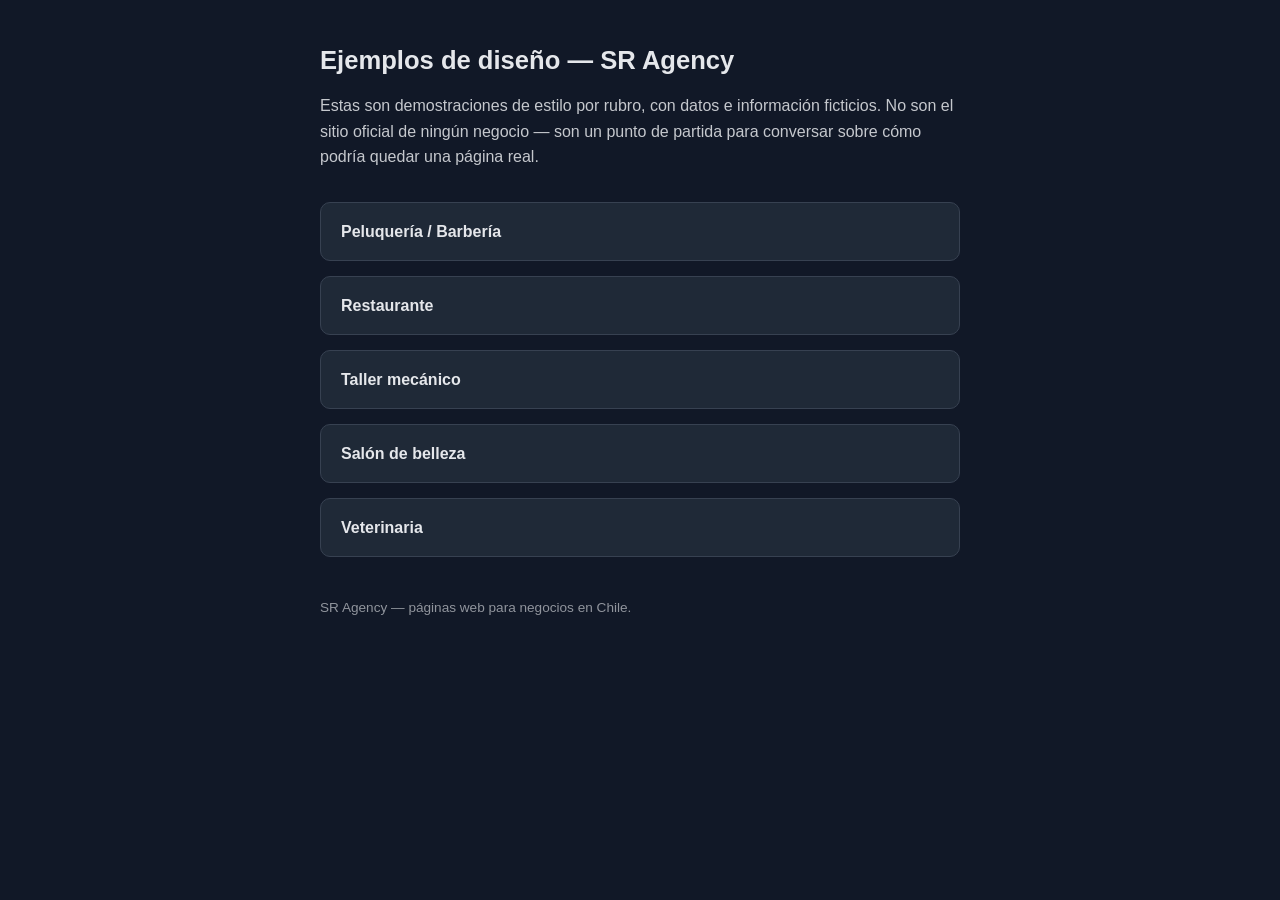
<file: index.html>
<!doctype html>
<html lang="es">
<head>
<meta charset="utf-8">
<meta name="viewport" content="width=device-width, initial-scale=1">
<title>Ejemplos de diseño — SR Agency</title>
<style>
  * { box-sizing: border-box; margin: 0; padding: 0; }
  body { font-family: -apple-system, 'Segoe UI', sans-serif; background: #111827; color: #e5e7eb; line-height: 1.6; padding: 2.5rem 1.25rem; }
  main { max-width: 640px; margin: 0 auto; }
  h1 { font-size: 1.6rem; margin-bottom: 0.75rem; }
  p.intro { opacity: 0.85; margin-bottom: 2rem; }
  ul { list-style: none; display: grid; gap: 0.9rem; }
  a.tarjeta { display: block; background: #1f2937; border: 1px solid #374151; border-radius: 10px; padding: 1rem 1.25rem; color: #e5e7eb; text-decoration: none; }
  a.tarjeta:hover, a.tarjeta:focus-visible { border-color: #60a5fa; }
  .rubro { font-weight: 600; }
  footer { margin-top: 2.5rem; font-size: 0.85rem; opacity: 0.6; }
</style>
</head>
<body>
<main>
  <h1>Ejemplos de diseño — SR Agency</h1>
  <p class="intro">Estas son demostraciones de estilo por rubro, con datos e información ficticios. No son el sitio oficial de ningún negocio — son un punto de partida para conversar sobre cómo podría quedar una página real.</p>
  <ul>
    <li><a class="tarjeta" href="barberia/"><span class="rubro">Peluquería / Barbería</span></a></li>
    <li><a class="tarjeta" href="restaurante/"><span class="rubro">Restaurante</span></a></li>
    <li><a class="tarjeta" href="taller-mecanico/"><span class="rubro">Taller mecánico</span></a></li>
    <li><a class="tarjeta" href="salon-belleza/"><span class="rubro">Salón de belleza</span></a></li>
    <li><a class="tarjeta" href="veterinaria/"><span class="rubro">Veterinaria</span></a></li>
  </ul>
  <footer>SR Agency — páginas web para negocios en Chile.</footer>
</main>
</body>
</html>
</file>
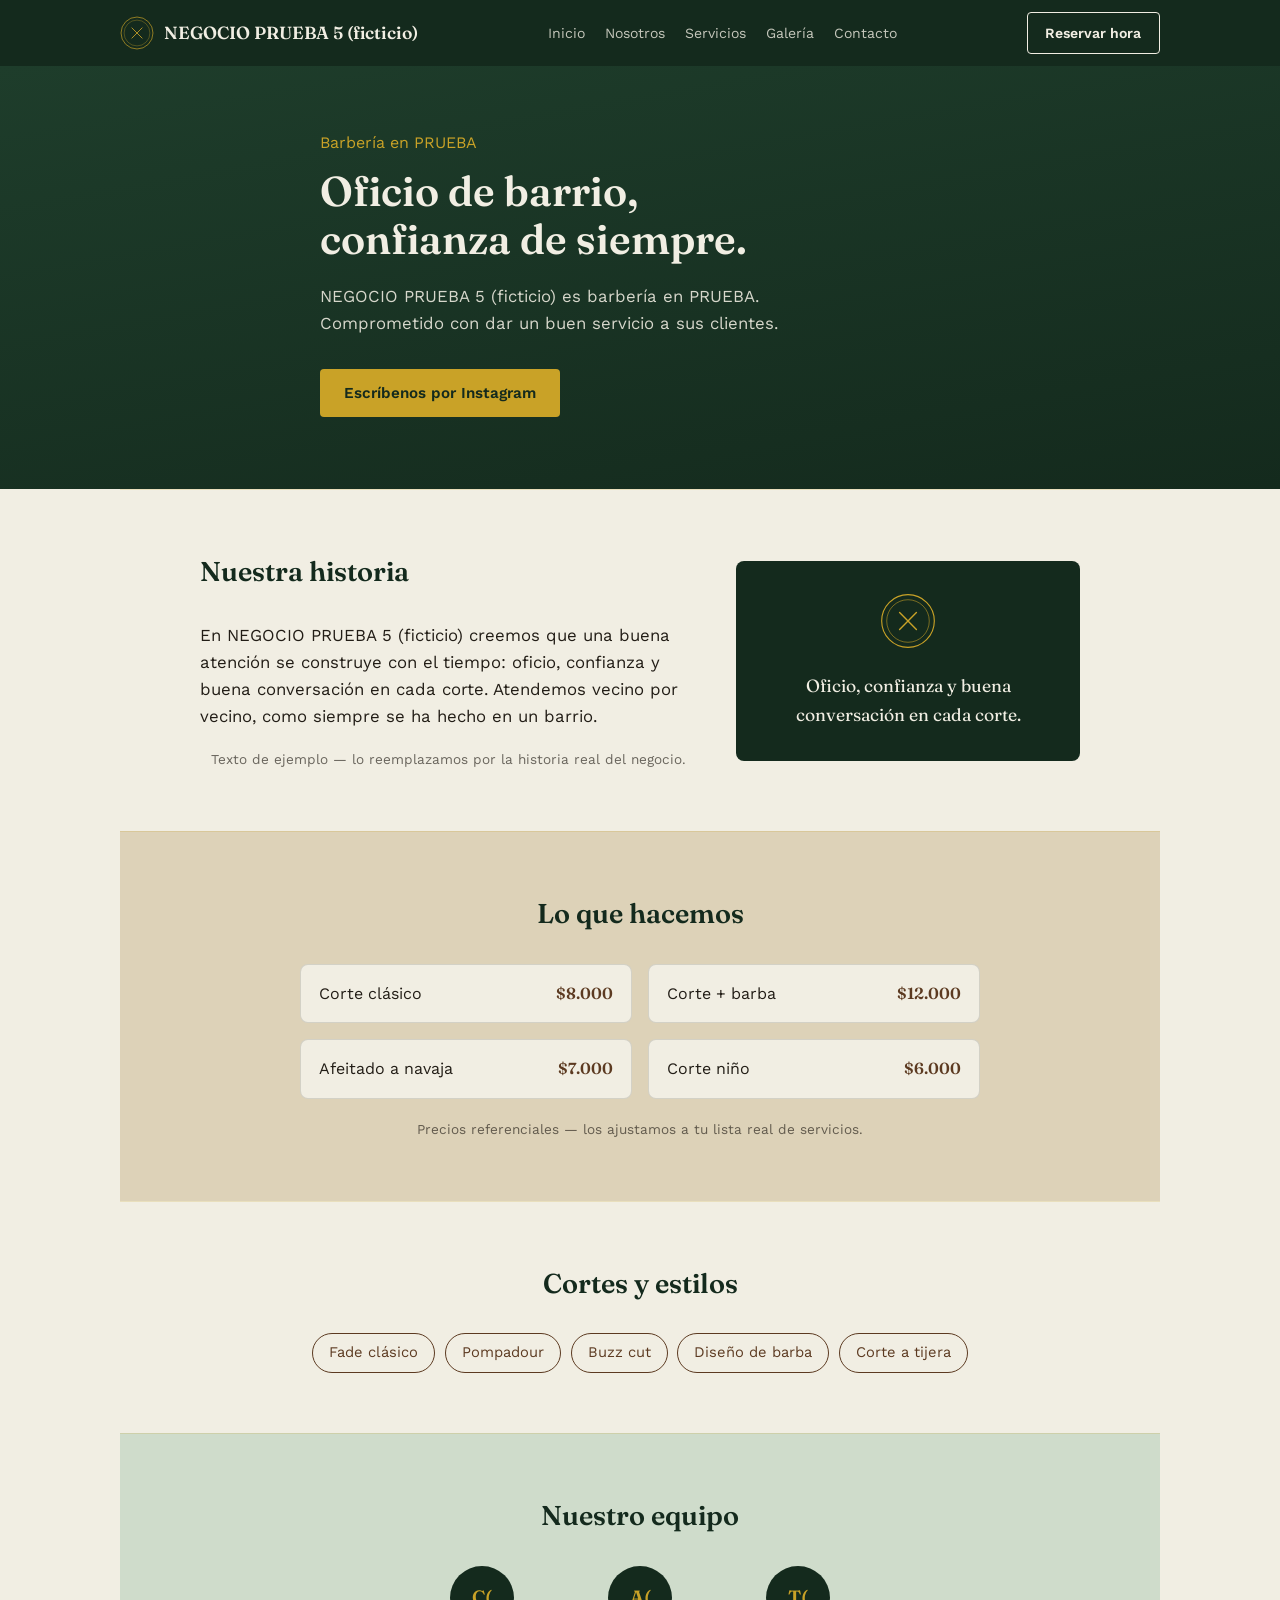
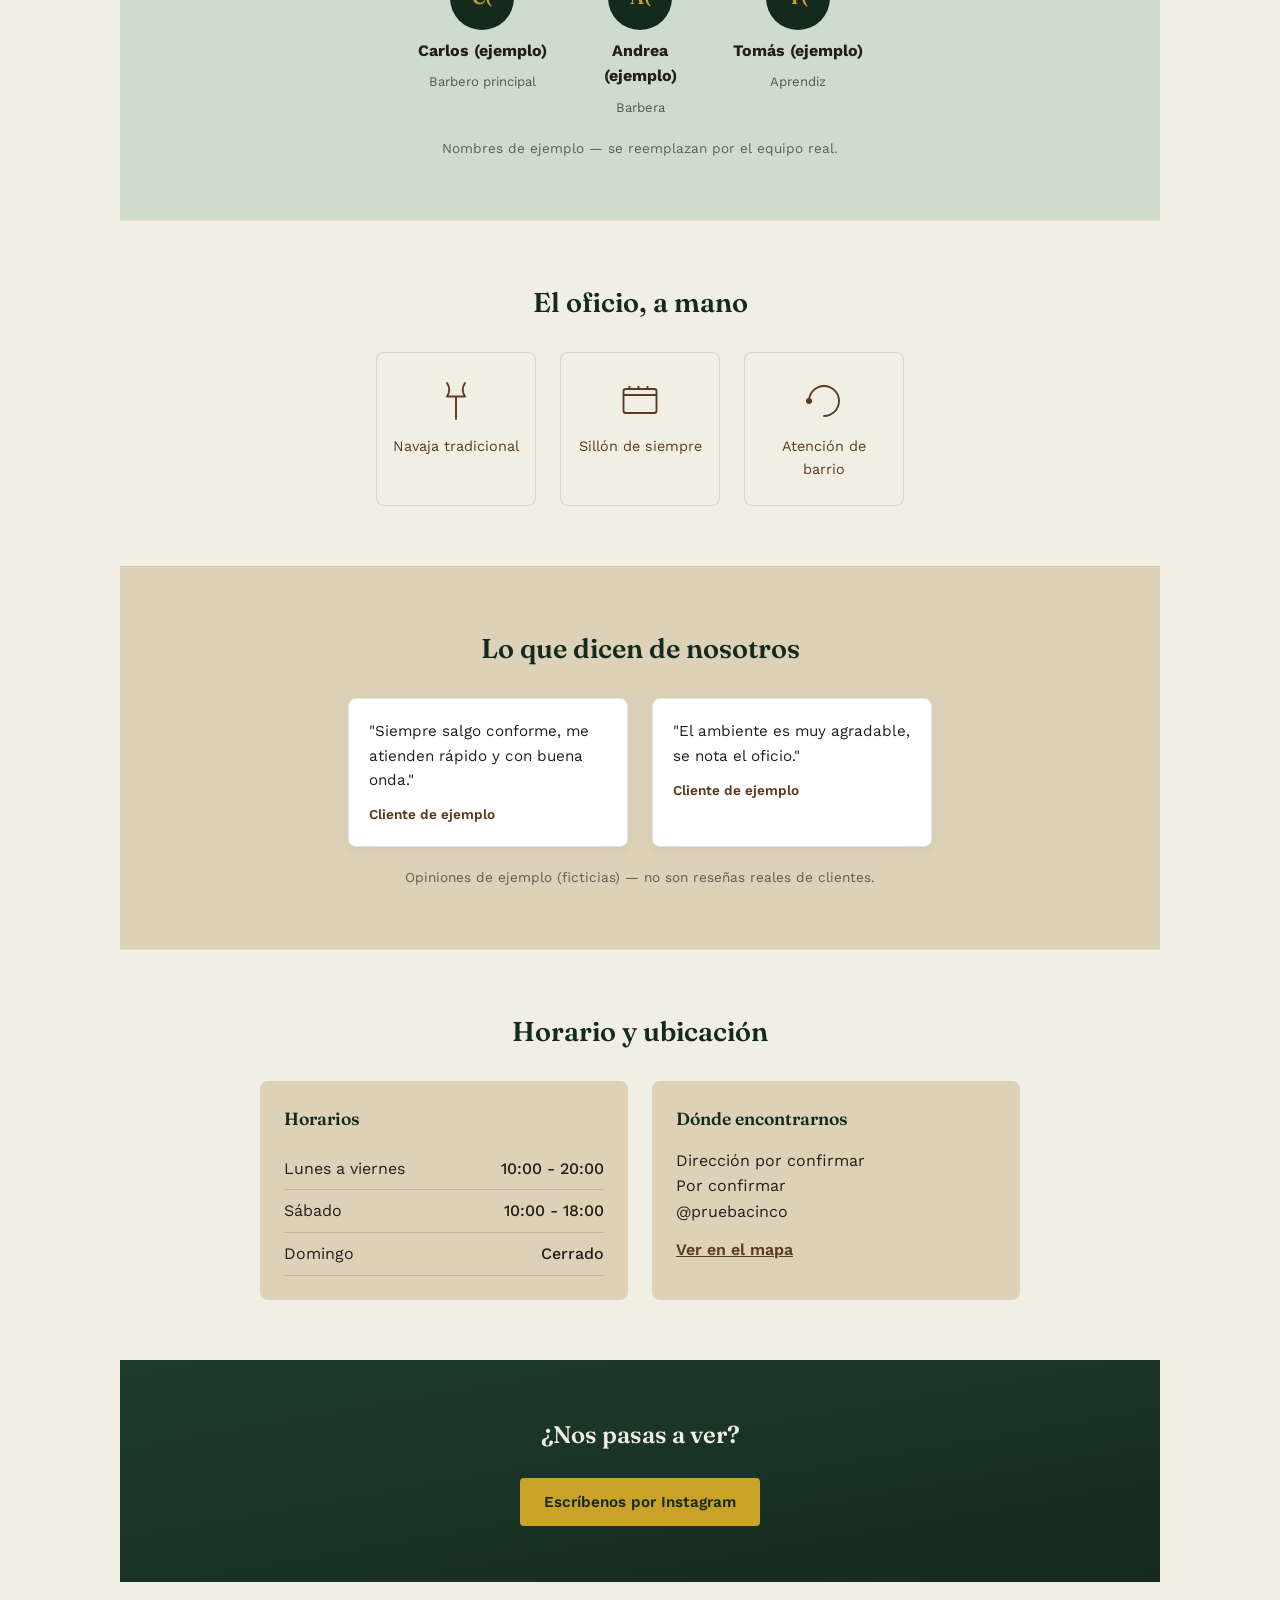
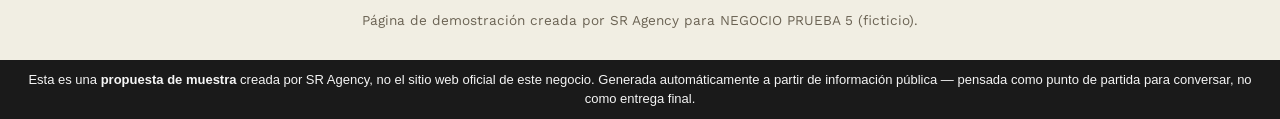
<file: barberia/index.html>
<!doctype html>
<html lang="es">
<head>
<meta charset="utf-8">
<meta name="viewport" content="width=device-width, initial-scale=1">
<title>NEGOCIO PRUEBA 5 (ficticio)</title>
<meta name="description" content="NEGOCIO PRUEBA 5 (ficticio) — Barbería en PRUEBA. Oficio de barrio, confianza de siempre.">
<meta property="og:title" content="NEGOCIO PRUEBA 5 (ficticio)">
<meta property="og:description" content="Barbería en PRUEBA">
<link rel="preconnect" href="https://fonts.googleapis.com">
<link href="https://fonts.googleapis.com/css2?family=Fraunces:opsz,wght@9..144,500;9..144,600&family=Work+Sans:wght@400;500;600&display=swap" rel="stylesheet">
<link rel="stylesheet" href="styles.css">
</head>
<body>
<header class="barra-nav">
  <nav class="nav">
    <div class="marca">
      <span class="insignia" aria-hidden="true">
        <svg viewBox="0 0 100 100" width="34" height="34">
          <circle cx="50" cy="50" r="47" fill="none" stroke="currentColor" stroke-width="2"/>
          <circle cx="50" cy="50" r="38" fill="none" stroke="currentColor" stroke-width="1"/>
          <path d="M35 35 L65 65 M65 35 L35 65" stroke="currentColor" stroke-width="2.5" stroke-linecap="round"/>
        </svg>
      </span>
      <span class="nombre-marca">NEGOCIO PRUEBA 5 (ficticio)</span>
    </div>
    <div class="nav-links">
      <a href="#inicio">Inicio</a>
      <a href="#historia">Nosotros</a>
      <a href="#servicios">Servicios</a>
      <a href="#galeria">Galería</a>
      <a href="#horarios-ubicacion">Contacto</a>
    </div>
    <a class="boton boton-fantasma" href="https://instagram.com/pruebacinco">Reservar hora</a>
  </nav>
</header>

<section class="hero" id="inicio">
  <div class="hero-contenido">
    <p class="antetitulo">Barbería en PRUEBA</p>
    <h1>Oficio de barrio,<br>confianza de siempre.</h1>
    <p class="hero-texto">NEGOCIO PRUEBA 5 (ficticio) es barbería en PRUEBA. Comprometido con dar un buen servicio a sus clientes.</p>
    <a class="boton boton-lleno" href="https://instagram.com/pruebacinco">Escríbenos por Instagram</a>
  </div>
</section>

<main>
  <section class="seccion" id="historia">
    <div class="historia-grid">
      <div>
        <h2>Nuestra historia</h2>
        <p class="texto-historia">En NEGOCIO PRUEBA 5 (ficticio) creemos que una buena atención se construye con el tiempo: oficio, confianza y buena conversación en cada corte. Atendemos vecino por vecino, como siempre se ha hecho en un barrio.</p>
        <p class="nota">Texto de ejemplo — lo reemplazamos por la historia real del negocio.</p>
      </div>
      <div class="tarjeta-divisa" aria-hidden="true">
        <svg viewBox="0 0 100 100" width="56" height="56">
          <circle cx="50" cy="50" r="47" fill="none" stroke="currentColor" stroke-width="2"/>
          <circle cx="50" cy="50" r="38" fill="none" stroke="currentColor" stroke-width="1"/>
          <path d="M35 35 L65 65 M65 35 L35 65" stroke="currentColor" stroke-width="2.5" stroke-linecap="round"/>
        </svg>
        <p>Oficio, confianza y buena conversación en cada corte.</p>
      </div>
    </div>
  </section>

  <section class="seccion franja" id="servicios">
    <h2>Lo que hacemos</h2>
    <ul class="tarjetas-servicios">
      <li><span>Corte clásico</span><span class="precio">$8.000</span></li>
<li><span>Corte + barba</span><span class="precio">$12.000</span></li>
<li><span>Afeitado a navaja</span><span class="precio">$7.000</span></li>
<li><span>Corte niño</span><span class="precio">$6.000</span></li>
    </ul>
    <p class="nota">Precios referenciales — los ajustamos a tu lista real de servicios.</p>
  </section>

  <section class="seccion" id="cortes">
    <h2>Cortes y estilos</h2>
    <div class="lista-pills">
      <span>Fade clásico</span>
<span>Pompadour</span>
<span>Buzz cut</span>
<span>Diseño de barba</span>
<span>Corte a tijera</span>
    </div>
  </section>

  <section class="seccion banda-verde" id="equipo">
    <h2>Nuestro equipo</h2>
    <div class="equipo">
      <div class="persona"><div class="avatar">C(</div><strong>Carlos (ejemplo)</strong><span class="rol">Barbero principal</span></div>
<div class="persona"><div class="avatar">A(</div><strong>Andrea (ejemplo)</strong><span class="rol">Barbera</span></div>
<div class="persona"><div class="avatar">T(</div><strong>Tomás (ejemplo)</strong><span class="rol">Aprendiz</span></div>
    </div>
    <p class="nota">Nombres de ejemplo — se reemplazan por el equipo real.</p>
  </section>

  <section class="seccion" id="galeria">
    <h2>El oficio, a mano</h2>
    <div class="galeria">
      <div class="pieza">
        <svg viewBox="0 0 64 64" width="48" height="48" aria-hidden="true"><path d="M20 8c4 6 4 12 0 18m24-18c-4 6-4 12 0 18M20 26l24 0M32 26v30" stroke="currentColor" stroke-width="2.5" fill="none" stroke-linecap="round"/></svg>
        <span>Navaja tradicional</span>
      </div>
      <div class="pieza">
        <svg viewBox="0 0 64 64" width="48" height="48" aria-hidden="true"><rect x="10" y="16" width="44" height="32" rx="3" fill="none" stroke="currentColor" stroke-width="2.5"/><path d="M10 24h44M18 16v-4M30 16v-4M42 16v-4" stroke="currentColor" stroke-width="2.5"/></svg>
        <span>Sillón de siempre</span>
      </div>
      <div class="pieza">
        <svg viewBox="0 0 64 64" width="48" height="48" aria-hidden="true"><path d="M12 32c0-11 9-20 20-20s20 9 20 20-9 20-20 20" stroke="currentColor" stroke-width="2.5" fill="none" stroke-linecap="round"/><circle cx="12" cy="32" r="4" fill="currentColor"/></svg>
        <span>Atención de barrio</span>
      </div>
    </div>
  </section>

  <section class="seccion franja" id="opiniones">
    <h2>Lo que dicen de nosotros</h2>
    <div class="opiniones">
      <div class="opinion"><p>"Siempre salgo conforme, me atienden rápido y con buena onda."</p><span class="autor">Cliente de ejemplo</span></div>
<div class="opinion"><p>"El ambiente es muy agradable, se nota el oficio."</p><span class="autor">Cliente de ejemplo</span></div>
    </div>
    <p class="nota">Opiniones de ejemplo (ficticias) — no son reseñas reales de clientes.</p>
  </section>

  <section class="seccion" id="horarios-ubicacion">
    <h2>Horario y ubicación</h2>
    <div class="dos-columnas">
      <div class="tarjeta-info">
        <h3>Horarios</h3>
        <table class="tabla-horarios">
          <tr><td>Lunes a viernes</td><td>10:00 - 20:00</td></tr>
<tr><td>Sábado</td><td>10:00 - 18:00</td></tr>
<tr><td>Domingo</td><td>Cerrado</td></tr>
        </table>
      </div>
      <div class="tarjeta-info">
        <h3>Dónde encontrarnos</h3>
        <p>Dirección por confirmar</p>
        <p>Por confirmar</p>
        <p>@pruebacinco</p>
        <a class="enlace-mapa" href="https://www.google.com/maps/search/?api=1&query=NEGOCIO%20PRUEBA%205%20(ficticio)%20%20PRUEBA" target="_blank" rel="noopener">Ver en el mapa</a>
      </div>
    </div>
  </section>

  <section class="cta-final">
    <h2>¿Nos pasas a ver?</h2>
    <a class="boton boton-lleno" href="https://instagram.com/pruebacinco">Escríbenos por Instagram</a>
  </section>
</main>

<footer>
  <p>Página de demostración creada por SR Agency para NEGOCIO PRUEBA 5 (ficticio).</p>
</footer>

<div style="background:#1a1a1a;color:#f5f5f5;text-align:center;padding:10px 16px;font:13px -apple-system,sans-serif;line-height:1.5;">
  Esta es una <strong>propuesta de muestra</strong> creada por SR Agency, no el sitio web oficial de este negocio. Generada automáticamente a partir de información pública — pensada como punto de partida para conversar, no como entrega final.
</div>
</body>
</html>
</file>
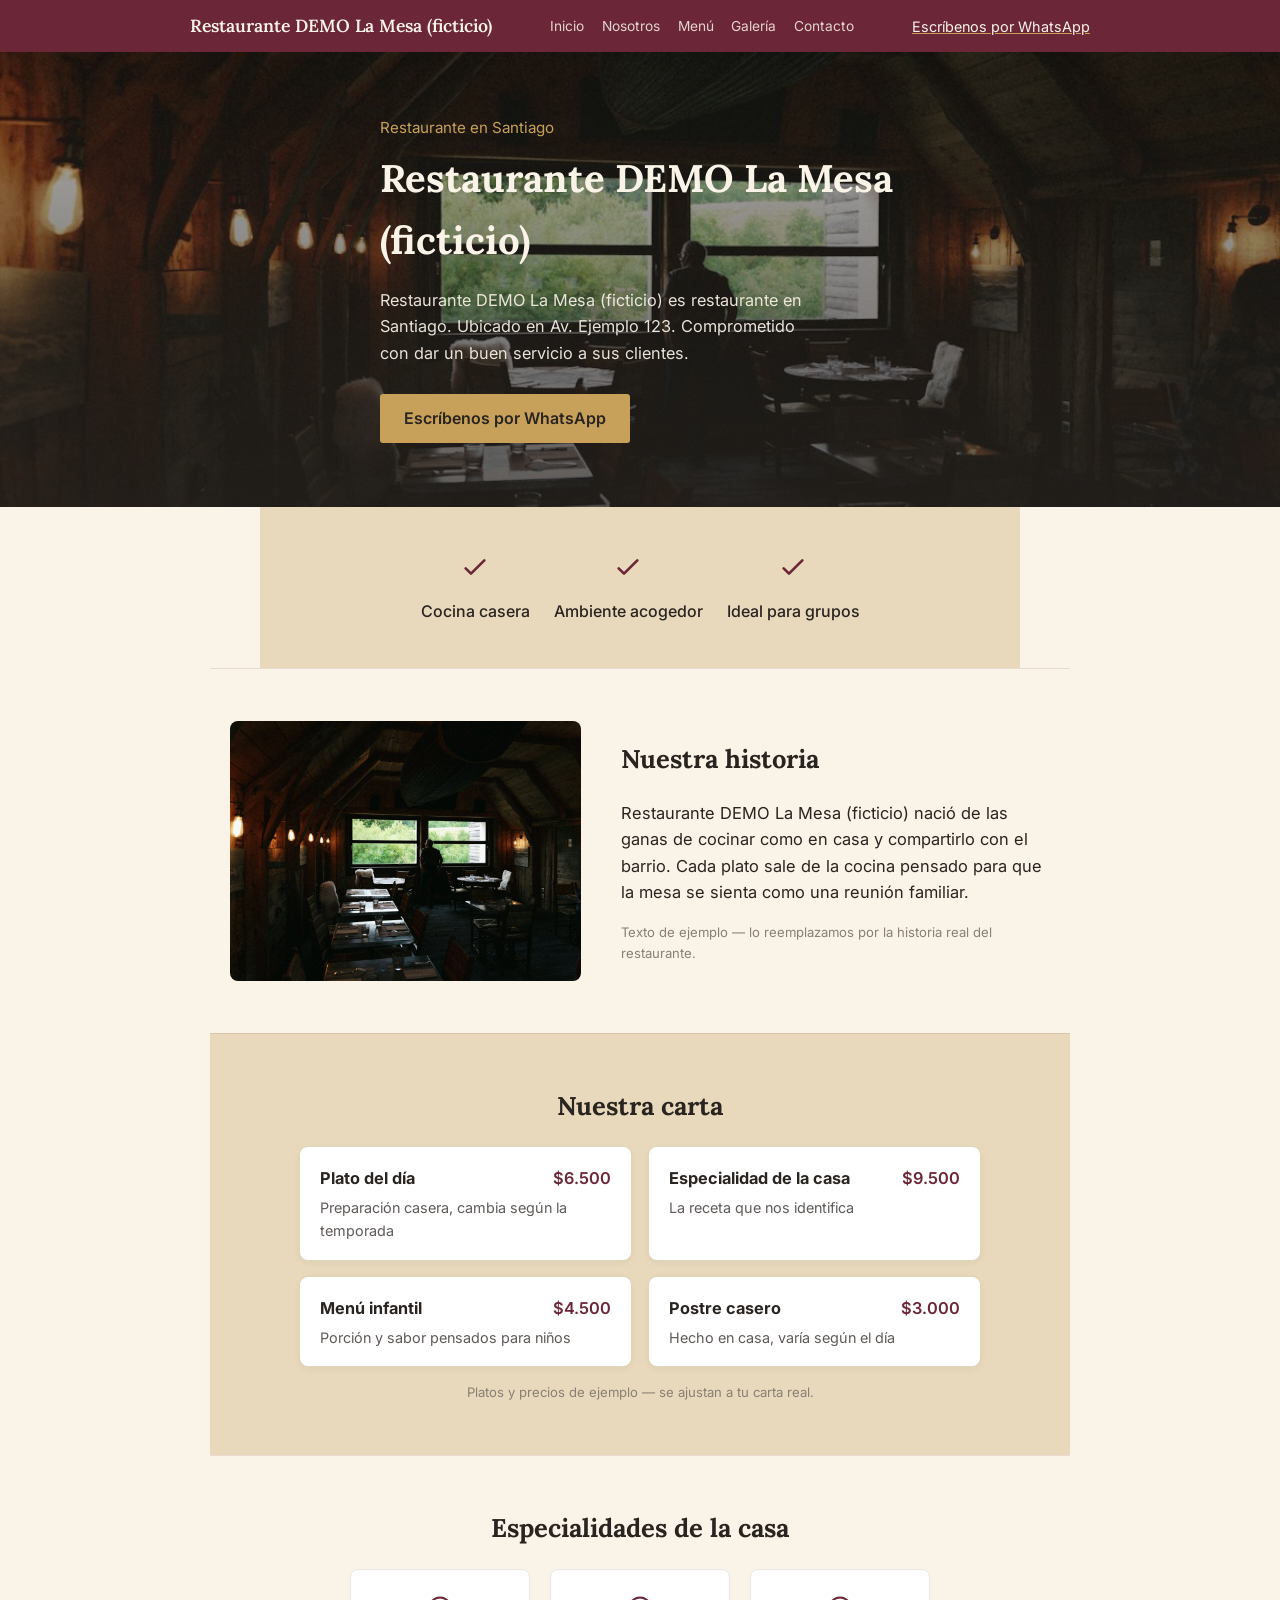
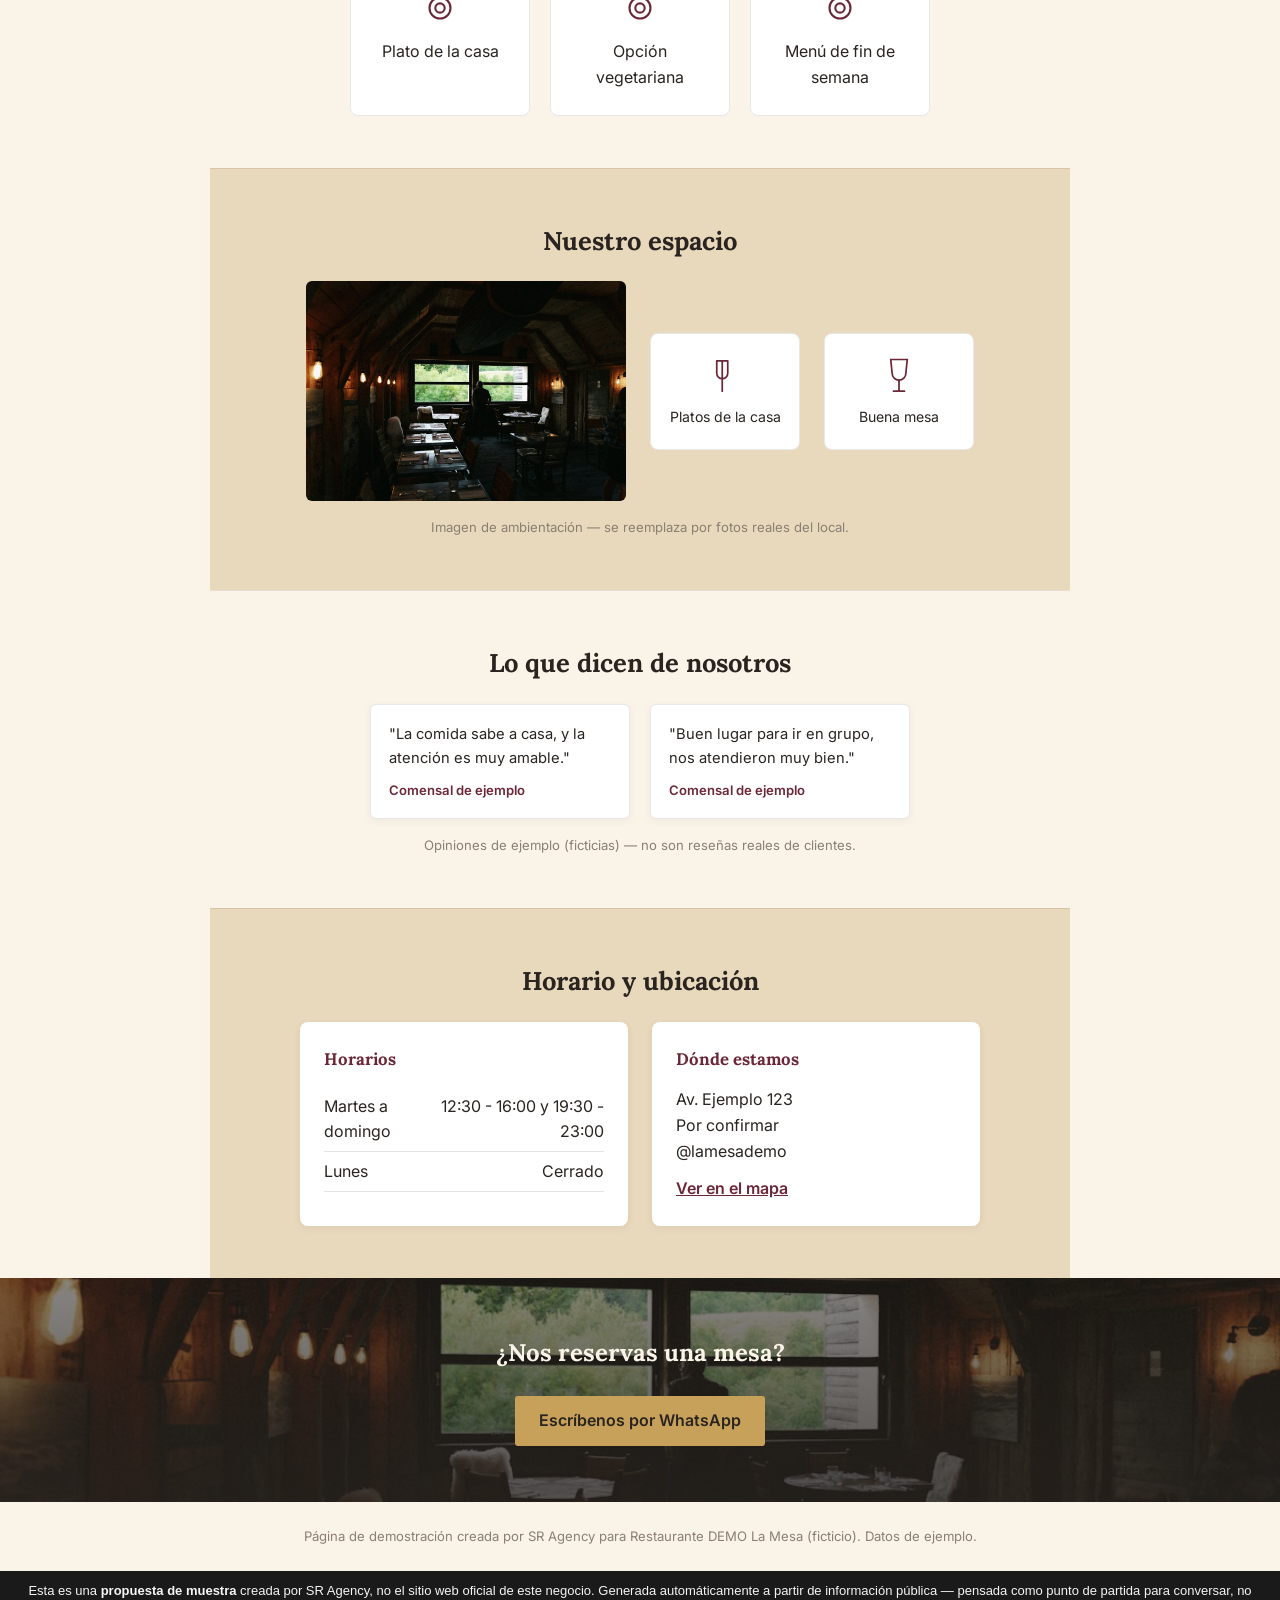
<file: restaurante/index.html>
<!doctype html>
<html lang="es">
<head>
<meta charset="utf-8">
<meta name="viewport" content="width=device-width, initial-scale=1">
<title>Restaurante DEMO La Mesa (ficticio)</title>
<meta name="description" content="Restaurante DEMO La Mesa (ficticio) — Restaurante en Santiago.">
<link rel="preconnect" href="https://fonts.googleapis.com">
<link href="https://fonts.googleapis.com/css2?family=Lora:wght@500;600&family=Inter:wght@400;500&display=swap" rel="stylesheet">
<link rel="stylesheet" href="styles.css">
</head>
<body>
<header class="barra-nav">
  <nav>
    <span class="nombre-marca">Restaurante DEMO La Mesa (ficticio)</span>
    <div class="nav-links">
      <a href="#inicio">Inicio</a>
      <a href="#historia">Nosotros</a>
      <a href="#menu">Menú</a>
      <a href="#galeria">Galería</a>
      <a href="#contacto">Contacto</a>
    </div>
    <a class="enlace-sutil" href="https://wa.me/56911112222">Escríbenos por WhatsApp</a>
  </nav>
</header>

<section class="hero" id="inicio">
  <div class="hero-contenido">
    <p class="antetitulo">Restaurante en Santiago</p>
    <h1>Restaurante DEMO La Mesa (ficticio)</h1>
    <p class="hero-texto">Restaurante DEMO La Mesa (ficticio) es restaurante en Santiago. Ubicado en Av. Ejemplo 123. Comprometido con dar un buen servicio a sus clientes.</p>
    <a class="boton" href="https://wa.me/56911112222">Escríbenos por WhatsApp</a>
  </div>
</section>

<section class="destacados franja">
  <div class="item"><svg viewBox="0 0 24 24" width="32" height="32" aria-hidden="true"><path d="M5 13l4 4L19 7" stroke="currentColor" stroke-width="2" fill="none" stroke-linecap="round" stroke-linejoin="round"/></svg><p>Cocina casera</p></div>
<div class="item"><svg viewBox="0 0 24 24" width="32" height="32" aria-hidden="true"><path d="M5 13l4 4L19 7" stroke="currentColor" stroke-width="2" fill="none" stroke-linecap="round" stroke-linejoin="round"/></svg><p>Ambiente acogedor</p></div>
<div class="item"><svg viewBox="0 0 24 24" width="32" height="32" aria-hidden="true"><path d="M5 13l4 4L19 7" stroke="currentColor" stroke-width="2" fill="none" stroke-linecap="round" stroke-linejoin="round"/></svg><p>Ideal para grupos</p></div>
</section>

<section class="seccion" id="historia">
  <div class="historia-grid">
    <div class="historia-foto">
      <img src="assets/hero.jpg" alt="" width="320" height="260" loading="lazy">
    </div>
    <div>
      <h2>Nuestra historia</h2>
      <p class="texto-historia">Restaurante DEMO La Mesa (ficticio) nació de las ganas de cocinar como en casa y compartirlo con el barrio. Cada plato sale de la cocina pensado para que la mesa se sienta como una reunión familiar.</p>
      <p class="nota nota-izq">Texto de ejemplo — lo reemplazamos por la historia real del restaurante.</p>
    </div>
  </div>
</section>

<section class="seccion franja" id="menu">
  <h2>Nuestra carta</h2>
  <div class="menu">
    <div class="plato"><div class="plato-cabecera"><strong>Plato del día</strong><span class="precio">$6.500</span></div><p class="plato-desc">Preparación casera, cambia según la temporada</p></div>
<div class="plato"><div class="plato-cabecera"><strong>Especialidad de la casa</strong><span class="precio">$9.500</span></div><p class="plato-desc">La receta que nos identifica</p></div>
<div class="plato"><div class="plato-cabecera"><strong>Menú infantil</strong><span class="precio">$4.500</span></div><p class="plato-desc">Porción y sabor pensados para niños</p></div>
<div class="plato"><div class="plato-cabecera"><strong>Postre casero</strong><span class="precio">$3.000</span></div><p class="plato-desc">Hecho en casa, varía según el día</p></div>
  </div>
  <p class="nota">Platos y precios de ejemplo — se ajustan a tu carta real.</p>
</section>

<section class="seccion" id="especialidades">
  <h2>Especialidades de la casa</h2>
  <div class="tarjetas-feature">
    <div class="feature-card"><svg viewBox="0 0 24 24" width="28" height="28" aria-hidden="true"><circle cx="12" cy="12" r="9" stroke="currentColor" stroke-width="1.8" fill="none"/><circle cx="12" cy="12" r="4" stroke="currentColor" stroke-width="1.8" fill="none"/></svg><p>Plato de la casa</p></div>
<div class="feature-card"><svg viewBox="0 0 24 24" width="28" height="28" aria-hidden="true"><circle cx="12" cy="12" r="9" stroke="currentColor" stroke-width="1.8" fill="none"/><circle cx="12" cy="12" r="4" stroke="currentColor" stroke-width="1.8" fill="none"/></svg><p>Opción vegetariana</p></div>
<div class="feature-card"><svg viewBox="0 0 24 24" width="28" height="28" aria-hidden="true"><circle cx="12" cy="12" r="9" stroke="currentColor" stroke-width="1.8" fill="none"/><circle cx="12" cy="12" r="4" stroke="currentColor" stroke-width="1.8" fill="none"/></svg><p>Menú de fin de semana</p></div>
  </div>
</section>

<section class="seccion franja" id="galeria">
  <h2>Nuestro espacio</h2>
  <div class="galeria">
    <div class="pieza-foto">
      <img src="assets/hero.jpg" alt="" width="320" height="220" loading="lazy">
    </div>
    <div class="pieza">
      <svg viewBox="0 0 64 64" width="44" height="44" aria-hidden="true"><path d="M20 10v18a8 8 0 0016 0V10M28 10v44M20 10h16" stroke="currentColor" stroke-width="2.5" fill="none" stroke-linecap="round"/></svg>
      <span>Platos de la casa</span>
    </div>
    <div class="pieza">
      <svg viewBox="0 0 64 64" width="44" height="44" aria-hidden="true"><path d="M20 8h24l-2 20a10 10 0 01-20 0L20 8z" stroke="currentColor" stroke-width="2.5" fill="none"/><path d="M32 38v16M24 54h16" stroke="currentColor" stroke-width="2.5" stroke-linecap="round"/></svg>
      <span>Buena mesa</span>
    </div>
  </div>
  <p class="nota">Imagen de ambientación — se reemplaza por fotos reales del local.</p>
</section>

<section class="seccion opiniones-seccion" id="opiniones">
  <h2>Lo que dicen de nosotros</h2>
  <div class="opiniones">
    <div class="opinion"><p>"La comida sabe a casa, y la atención es muy amable."</p><span class="autor">Comensal de ejemplo</span></div>
<div class="opinion"><p>"Buen lugar para ir en grupo, nos atendieron muy bien."</p><span class="autor">Comensal de ejemplo</span></div>
  </div>
  <p class="nota">Opiniones de ejemplo (ficticias) — no son reseñas reales de clientes.</p>
</section>

<section class="seccion franja contacto" id="contacto">
  <h2>Horario y ubicación</h2>
  <div class="dos-columnas">
    <div class="tarjeta-info">
      <h3>Horarios</h3>
      <table class="tabla-horarios">
        <tr><td>Martes a domingo</td><td>12:30 - 16:00 y 19:30 - 23:00</td></tr>
<tr><td>Lunes</td><td>Cerrado</td></tr>
      </table>
    </div>
    <div class="tarjeta-info">
      <h3>Dónde estamos</h3>
      <p>Av. Ejemplo 123</p>
      <p>Por confirmar</p>
      <p>@lamesademo</p>
      <a class="enlace-mapa" href="https://www.google.com/maps/search/?api=1&query=Restaurante%20DEMO%20La%20Mesa%20(ficticio)%20Av.%20Ejemplo%20123%20Santiago" target="_blank" rel="noopener">Ver en el mapa</a>
    </div>
  </div>
</section>

<section class="cta-final">
  <div class="cta-overlay">
    <h2>¿Nos reservas una mesa?</h2>
    <a class="boton" href="https://wa.me/56911112222">Escríbenos por WhatsApp</a>
  </div>
</section>

<footer>
  <p>Página de demostración creada por SR Agency para Restaurante DEMO La Mesa (ficticio). Datos de ejemplo.</p>
</footer>

<div style="background:#1a1a1a;color:#f5f5f5;text-align:center;padding:10px 16px;font:13px -apple-system,sans-serif;line-height:1.5;">
  Esta es una <strong>propuesta de muestra</strong> creada por SR Agency, no el sitio web oficial de este negocio. Generada automáticamente a partir de información pública — pensada como punto de partida para conversar, no como entrega final.
</div>
</body>
</html>
</file>
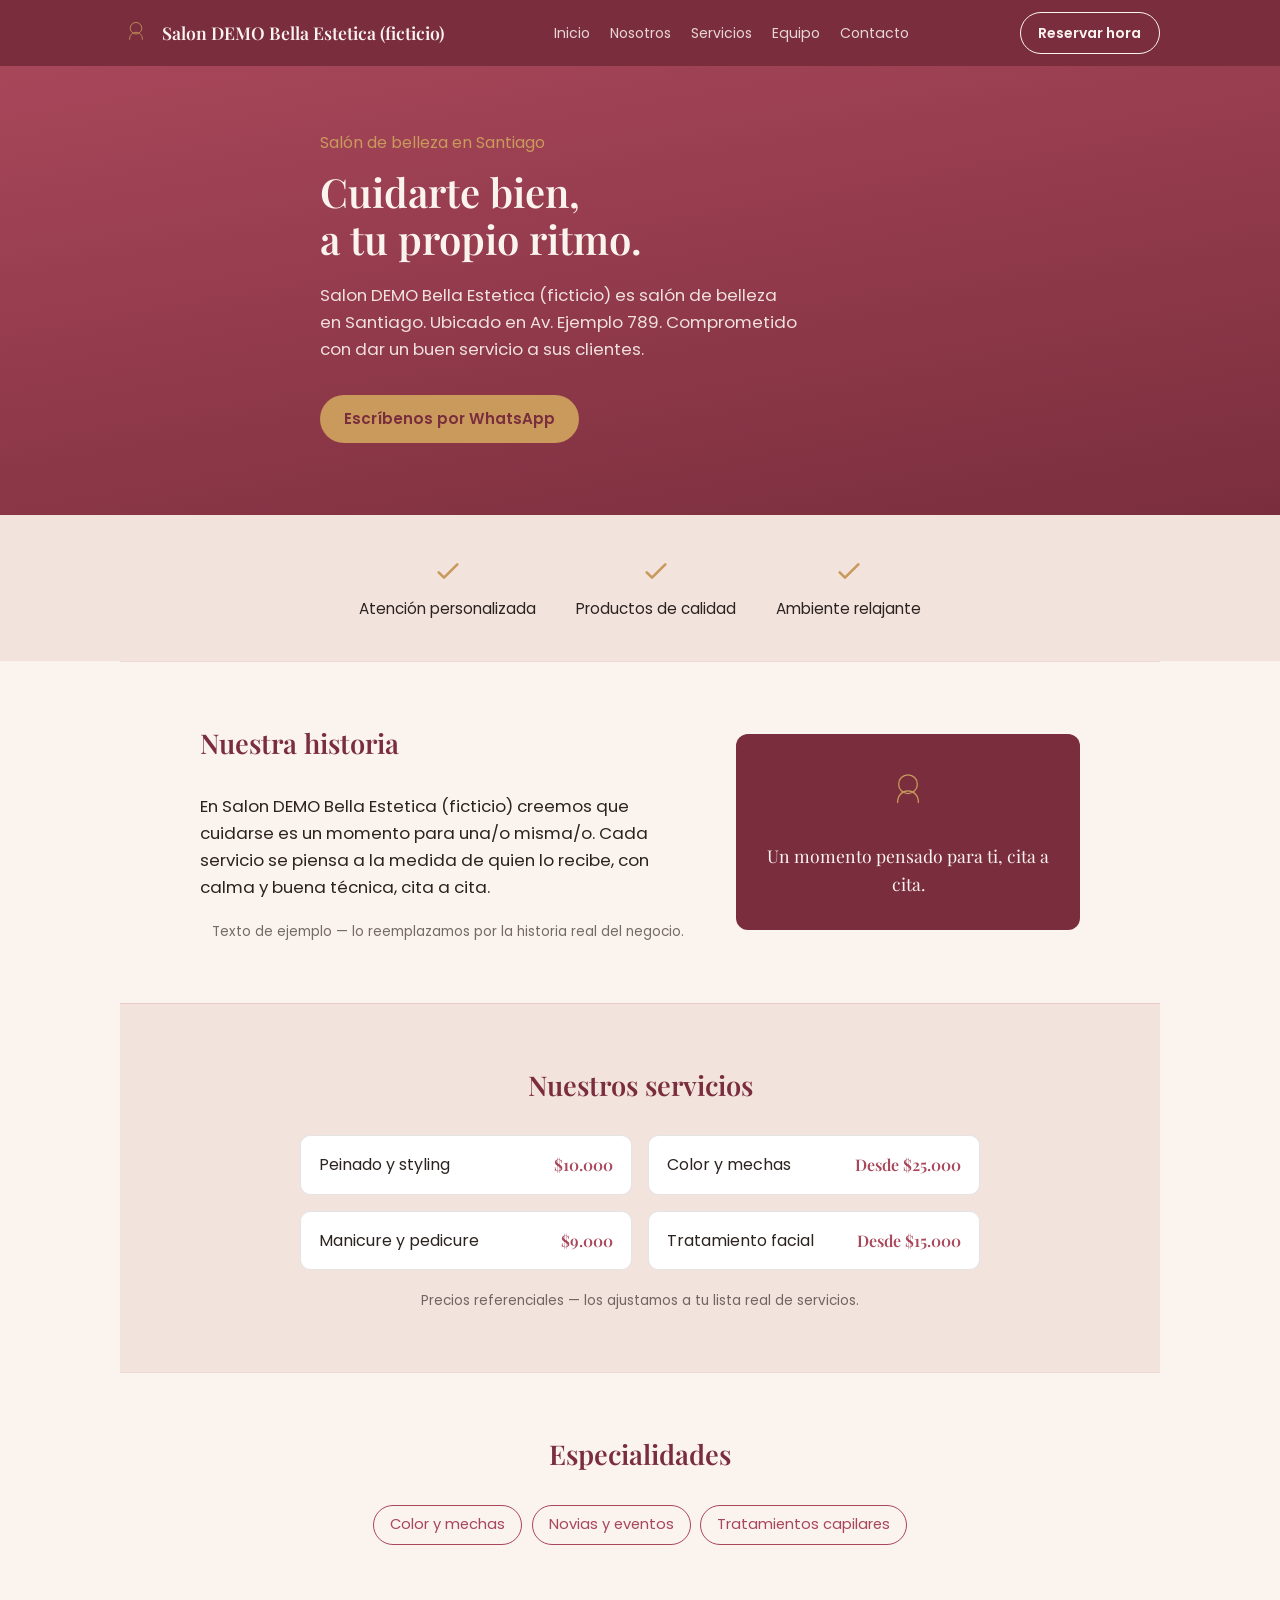
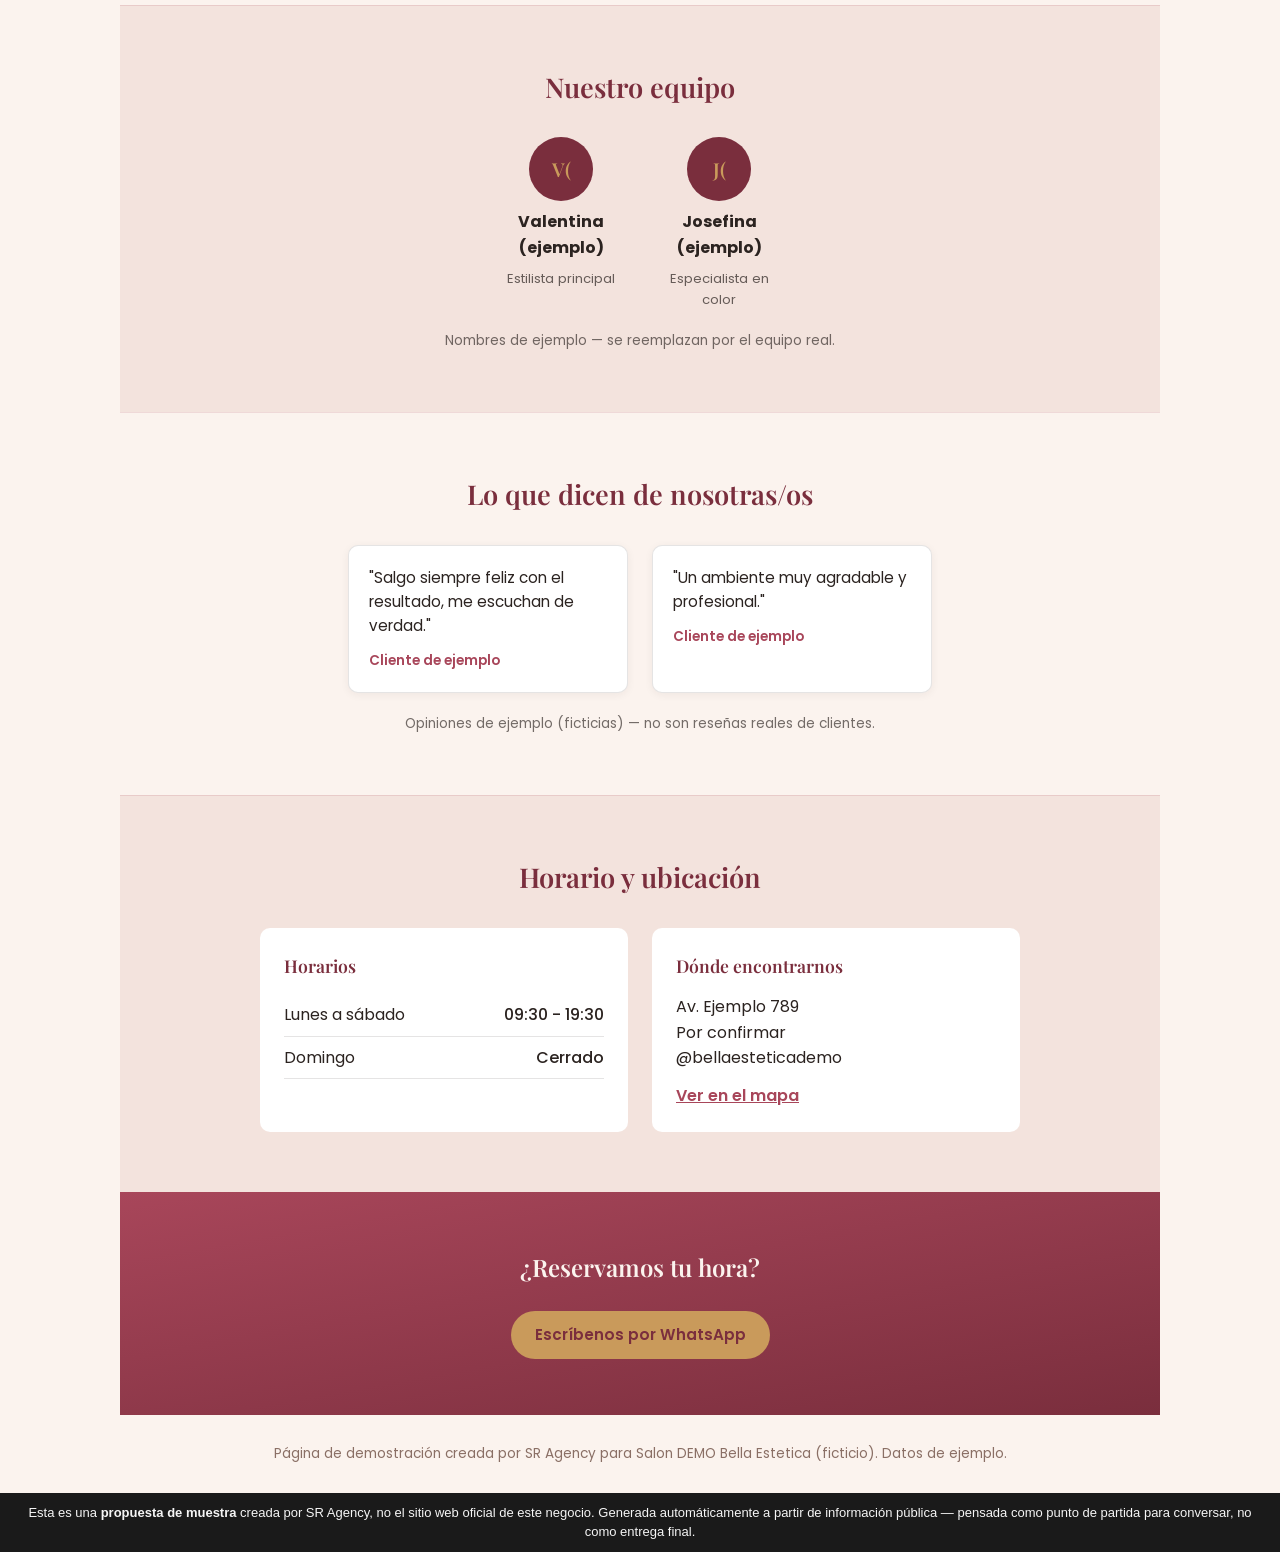
<file: salon-belleza/index.html>
<!doctype html>
<html lang="es">
<head>
<meta charset="utf-8">
<meta name="viewport" content="width=device-width, initial-scale=1">
<title>Salon DEMO Bella Estetica (ficticio)</title>
<meta name="description" content="Salon DEMO Bella Estetica (ficticio) — Salón de belleza en Santiago. Atención personalizada y cuidado profesional.">
<meta property="og:title" content="Salon DEMO Bella Estetica (ficticio)">
<meta property="og:description" content="Salón de belleza en Santiago">
<link rel="preconnect" href="https://fonts.googleapis.com">
<link href="https://fonts.googleapis.com/css2?family=Playfair+Display:wght@500;600&family=Poppins:wght@400;500;600&display=swap" rel="stylesheet">
<link rel="stylesheet" href="styles.css">
</head>
<body>
<header class="barra-nav">
  <nav class="nav">
    <div class="marca">
      <span class="insignia" aria-hidden="true">
        <svg viewBox="0 0 100 100" width="32" height="32">
          <circle cx="50" cy="35" r="18" fill="none" stroke="currentColor" stroke-width="2.5"/>
          <path d="M30 70c0-14 9-22 20-22s20 8 20 22" stroke="currentColor" stroke-width="2.5" fill="none" stroke-linecap="round"/>
        </svg>
      </span>
      <span class="nombre-marca">Salon DEMO Bella Estetica (ficticio)</span>
    </div>
    <div class="nav-links">
      <a href="#inicio">Inicio</a>
      <a href="#historia">Nosotros</a>
      <a href="#servicios">Servicios</a>
      <a href="#equipo">Equipo</a>
      <a href="#horarios-ubicacion">Contacto</a>
    </div>
    <a class="boton boton-fantasma" href="https://wa.me/56911113333">Reservar hora</a>
  </nav>
</header>

<section class="hero" id="inicio">
  <div class="hero-contenido">
    <p class="antetitulo">Salón de belleza en Santiago</p>
    <h1>Cuidarte bien,<br>a tu propio ritmo.</h1>
    <p class="hero-texto">Salon DEMO Bella Estetica (ficticio) es salón de belleza en Santiago. Ubicado en Av. Ejemplo 789. Comprometido con dar un buen servicio a sus clientes.</p>
    <a class="boton boton-lleno" href="https://wa.me/56911113333">Escríbenos por WhatsApp</a>
  </div>
</section>

<section class="destacados franja">
  <div class="item"><svg viewBox="0 0 24 24" width="32" height="32" aria-hidden="true"><path d="M5 13l4 4L19 7" stroke="currentColor" stroke-width="2" fill="none" stroke-linecap="round" stroke-linejoin="round"/></svg><p>Atención personalizada</p></div>
<div class="item"><svg viewBox="0 0 24 24" width="32" height="32" aria-hidden="true"><path d="M5 13l4 4L19 7" stroke="currentColor" stroke-width="2" fill="none" stroke-linecap="round" stroke-linejoin="round"/></svg><p>Productos de calidad</p></div>
<div class="item"><svg viewBox="0 0 24 24" width="32" height="32" aria-hidden="true"><path d="M5 13l4 4L19 7" stroke="currentColor" stroke-width="2" fill="none" stroke-linecap="round" stroke-linejoin="round"/></svg><p>Ambiente relajante</p></div>
</section>

<main>
  <section class="seccion" id="historia">
    <div class="historia-grid">
      <div>
        <h2>Nuestra historia</h2>
        <p class="texto-historia">En Salon DEMO Bella Estetica (ficticio) creemos que cuidarse es un momento para una/o misma/o. Cada servicio se piensa a la medida de quien lo recibe, con calma y buena técnica, cita a cita.</p>
        <p class="nota">Texto de ejemplo — lo reemplazamos por la historia real del negocio.</p>
      </div>
      <div class="tarjeta-divisa" aria-hidden="true">
        <svg viewBox="0 0 100 100" width="52" height="52">
          <circle cx="50" cy="35" r="18" fill="none" stroke="currentColor" stroke-width="2.5"/>
          <path d="M30 70c0-14 9-22 20-22s20 8 20 22" stroke="currentColor" stroke-width="2.5" fill="none" stroke-linecap="round"/>
        </svg>
        <p>Un momento pensado para ti, cita a cita.</p>
      </div>
    </div>
  </section>

  <section class="seccion franja" id="servicios">
    <h2>Nuestros servicios</h2>
    <ul class="tarjetas-servicios">
      <li><span>Peinado y styling</span><span class="precio">$10.000</span></li>
<li><span>Color y mechas</span><span class="precio">Desde $25.000</span></li>
<li><span>Manicure y pedicure</span><span class="precio">$9.000</span></li>
<li><span>Tratamiento facial</span><span class="precio">Desde $15.000</span></li>
    </ul>
    <p class="nota">Precios referenciales — los ajustamos a tu lista real de servicios.</p>
  </section>

  <section class="seccion" id="especialidades">
    <h2>Especialidades</h2>
    <div class="lista-pills">
      <span>Color y mechas</span>
<span>Novias y eventos</span>
<span>Tratamientos capilares</span>
    </div>
  </section>

  <section class="seccion franja" id="equipo">
    <h2>Nuestro equipo</h2>
    <div class="equipo">
      <div class="persona"><div class="avatar">V(</div><strong>Valentina (ejemplo)</strong><span class="rol">Estilista principal</span></div>
<div class="persona"><div class="avatar">J(</div><strong>Josefina (ejemplo)</strong><span class="rol">Especialista en color</span></div>
    </div>
    <p class="nota">Nombres de ejemplo — se reemplazan por el equipo real.</p>
  </section>

  <section class="seccion" id="opiniones">
    <h2>Lo que dicen de nosotras/os</h2>
    <div class="opiniones">
      <div class="opinion"><p>"Salgo siempre feliz con el resultado, me escuchan de verdad."</p><span class="autor">Cliente de ejemplo</span></div>
<div class="opinion"><p>"Un ambiente muy agradable y profesional."</p><span class="autor">Cliente de ejemplo</span></div>
    </div>
    <p class="nota">Opiniones de ejemplo (ficticias) — no son reseñas reales de clientes.</p>
  </section>

  <section class="seccion franja" id="horarios-ubicacion">
    <h2>Horario y ubicación</h2>
    <div class="dos-columnas">
      <div class="tarjeta-info">
        <h3>Horarios</h3>
        <table class="tabla-horarios">
          <tr><td>Lunes a sábado</td><td>09:30 - 19:30</td></tr>
<tr><td>Domingo</td><td>Cerrado</td></tr>
        </table>
      </div>
      <div class="tarjeta-info">
        <h3>Dónde encontrarnos</h3>
        <p>Av. Ejemplo 789</p>
        <p>Por confirmar</p>
        <p>@bellaesteticademo</p>
        <a class="enlace-mapa" href="https://www.google.com/maps/search/?api=1&query=Salon%20DEMO%20Bella%20Estetica%20(ficticio)%20Av.%20Ejemplo%20789%20Santiago" target="_blank" rel="noopener">Ver en el mapa</a>
      </div>
    </div>
  </section>

  <section class="cta-final">
    <h2>¿Reservamos tu hora?</h2>
    <a class="boton boton-lleno" href="https://wa.me/56911113333">Escríbenos por WhatsApp</a>
  </section>
</main>

<footer>
  <p>Página de demostración creada por SR Agency para Salon DEMO Bella Estetica (ficticio). Datos de ejemplo.</p>
</footer>

<div style="background:#1a1a1a;color:#f5f5f5;text-align:center;padding:10px 16px;font:13px -apple-system,sans-serif;line-height:1.5;">
  Esta es una <strong>propuesta de muestra</strong> creada por SR Agency, no el sitio web oficial de este negocio. Generada automáticamente a partir de información pública — pensada como punto de partida para conversar, no como entrega final.
</div>
</body>
</html>
</file>
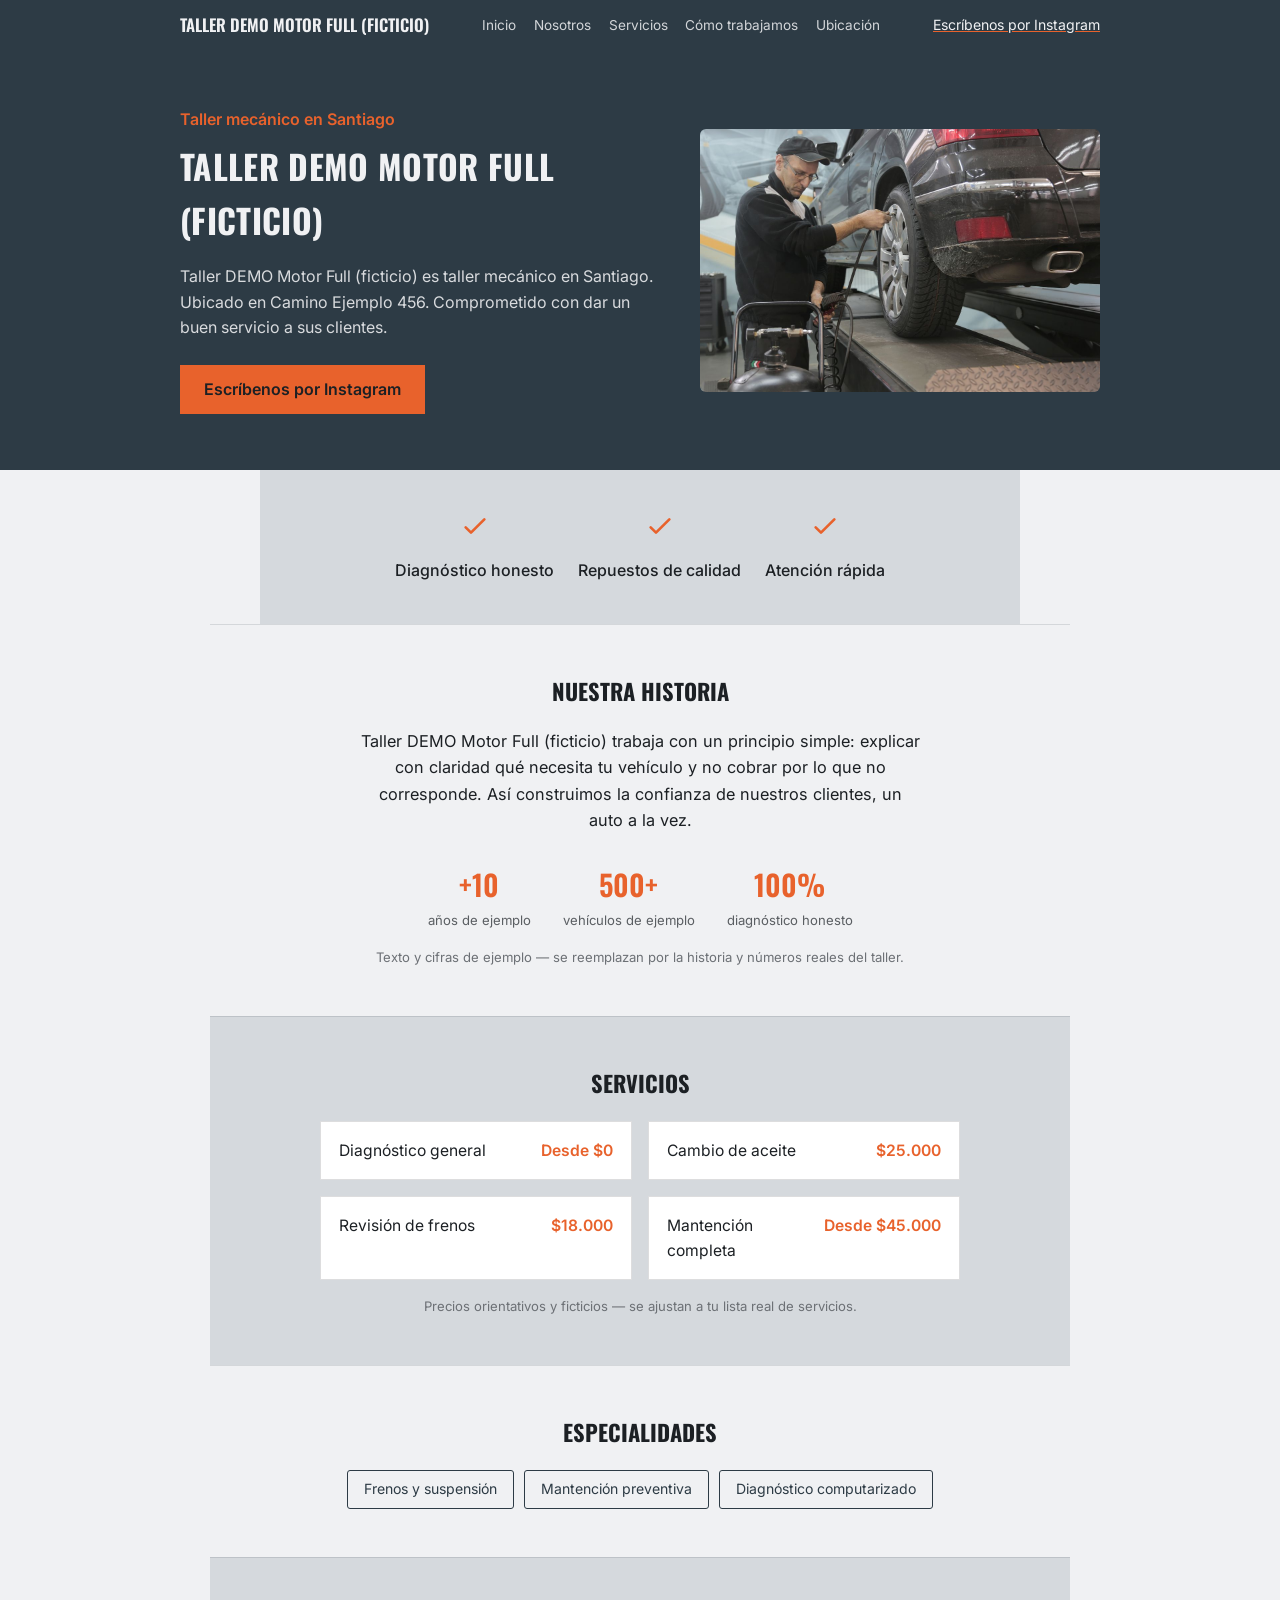
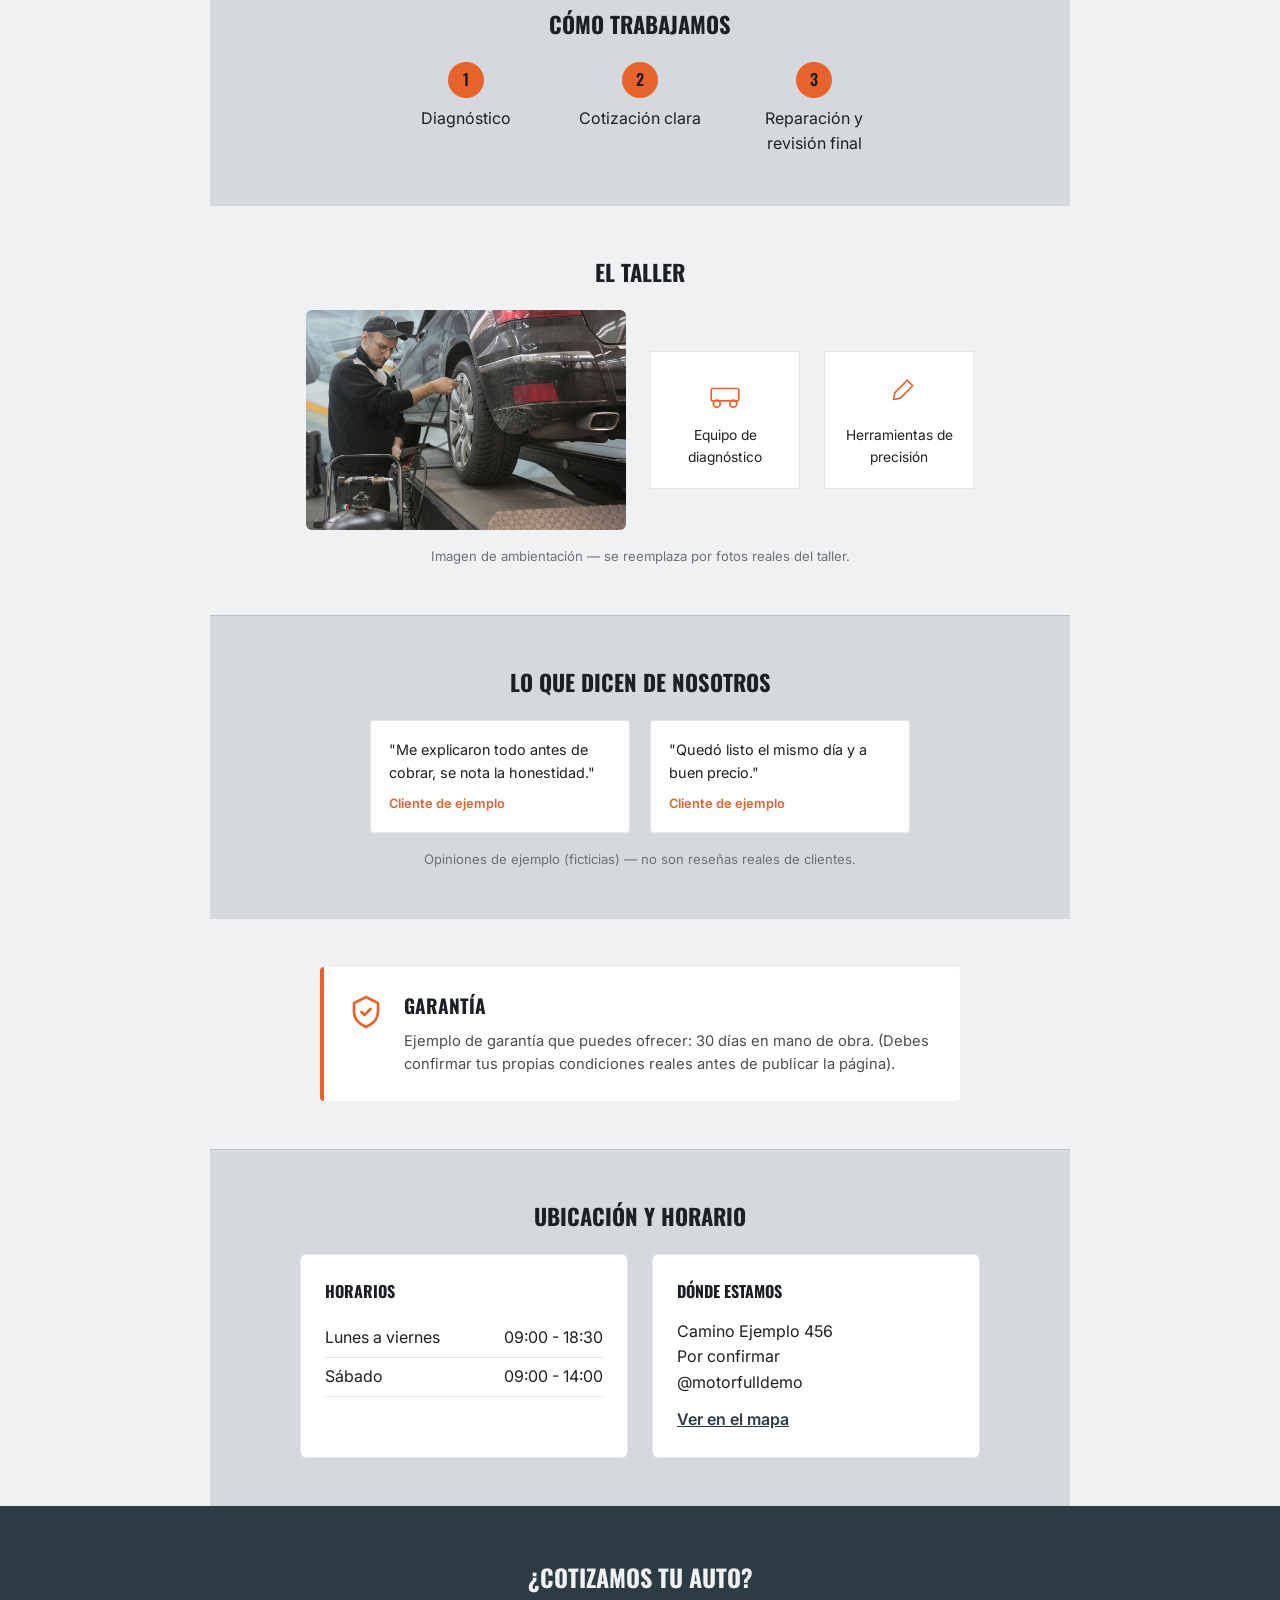
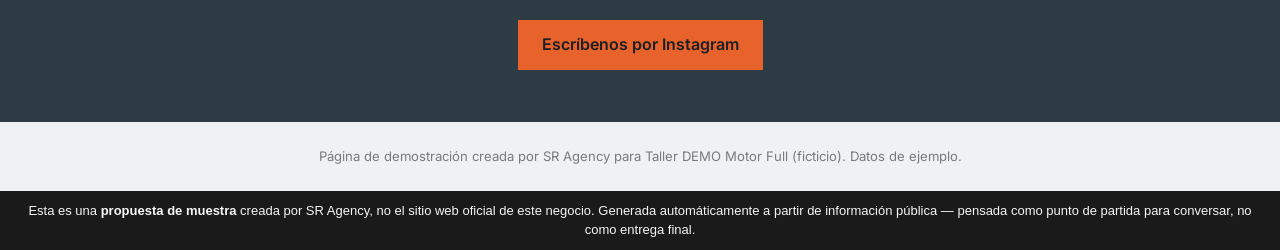
<file: taller-mecanico/index.html>
<!doctype html>
<html lang="es">
<head>
<meta charset="utf-8">
<meta name="viewport" content="width=device-width, initial-scale=1">
<title>Taller DEMO Motor Full (ficticio)</title>
<meta name="description" content="Taller DEMO Motor Full (ficticio) — Taller mecánico en Santiago.">
<link rel="preconnect" href="https://fonts.googleapis.com">
<link href="https://fonts.googleapis.com/css2?family=Oswald:wght@500;600&family=Inter:wght@400;500&display=swap" rel="stylesheet">
<link rel="stylesheet" href="styles.css">
</head>
<body>
<header class="barra-nav">
  <nav>
    <span class="nombre-marca">Taller DEMO Motor Full (ficticio)</span>
    <div class="nav-links">
      <a href="#inicio">Inicio</a>
      <a href="#historia">Nosotros</a>
      <a href="#servicios">Servicios</a>
      <a href="#como-trabajamos">Cómo trabajamos</a>
      <a href="#contacto">Ubicación</a>
    </div>
    <a class="enlace-sutil" href="https://instagram.com/motorfulldemo">Escríbenos por Instagram</a>
  </nav>
</header>

<section class="hero" id="inicio">
  <div class="hero-grid">
    <div class="hero-texto-bloque">
      <p class="antetitulo">Taller mecánico en Santiago</p>
      <h1>Taller DEMO Motor Full (ficticio)</h1>
      <p class="hero-texto">Taller DEMO Motor Full (ficticio) es taller mecánico en Santiago. Ubicado en Camino Ejemplo 456. Comprometido con dar un buen servicio a sus clientes.</p>
      <a class="boton" href="https://instagram.com/motorfulldemo">Escríbenos por Instagram</a>
    </div>
    <div class="hero-imagen">
      <img src="assets/hero.jpg" alt="" width="600" height="400" loading="eager">
    </div>
  </div>
</section>

<section class="destacados franja">
  <div class="item"><svg viewBox="0 0 24 24" width="32" height="32" aria-hidden="true"><path d="M5 13l4 4L19 7" stroke="currentColor" stroke-width="2" fill="none" stroke-linecap="round" stroke-linejoin="round"/></svg><p>Diagnóstico honesto</p></div>
<div class="item"><svg viewBox="0 0 24 24" width="32" height="32" aria-hidden="true"><path d="M5 13l4 4L19 7" stroke="currentColor" stroke-width="2" fill="none" stroke-linecap="round" stroke-linejoin="round"/></svg><p>Repuestos de calidad</p></div>
<div class="item"><svg viewBox="0 0 24 24" width="32" height="32" aria-hidden="true"><path d="M5 13l4 4L19 7" stroke="currentColor" stroke-width="2" fill="none" stroke-linecap="round" stroke-linejoin="round"/></svg><p>Atención rápida</p></div>
</section>

<section class="seccion" id="historia">
  <h2>Nuestra historia</h2>
  <p class="texto-historia">Taller DEMO Motor Full (ficticio) trabaja con un principio simple: explicar con claridad qué necesita tu vehículo y no cobrar por lo que no corresponde. Así construimos la confianza de nuestros clientes, un auto a la vez.</p>
  <div class="stats">
    <div class="stat"><span class="numero-stat">+10</span><span>años de ejemplo</span></div>
    <div class="stat"><span class="numero-stat">500+</span><span>vehículos de ejemplo</span></div>
    <div class="stat"><span class="numero-stat">100%</span><span>diagnóstico honesto</span></div>
  </div>
  <p class="nota">Texto y cifras de ejemplo — se reemplazan por la historia y números reales del taller.</p>
</section>

<section class="seccion franja" id="servicios">
  <h2>Servicios</h2>
  <ul class="tarjetas-servicios">
    <li><span>Diagnóstico general</span><span class="precio">Desde $0</span></li>
<li><span>Cambio de aceite</span><span class="precio">$25.000</span></li>
<li><span>Revisión de frenos</span><span class="precio">$18.000</span></li>
<li><span>Mantención completa</span><span class="precio">Desde $45.000</span></li>
  </ul>
  <p class="nota">Precios orientativos y ficticios — se ajustan a tu lista real de servicios.</p>
</section>

<section class="seccion" id="especialidades">
  <h2>Especialidades</h2>
  <div class="lista-pills">
    <span>Frenos y suspensión</span>
<span>Mantención preventiva</span>
<span>Diagnóstico computarizado</span>
  </div>
</section>

<section class="seccion franja" id="como-trabajamos">
  <h2>Cómo trabajamos</h2>
  <div class="pasos">
    <div class="paso"><span class="numero">1</span><p>Diagnóstico</p></div>
<div class="paso"><span class="numero">2</span><p>Cotización clara</p></div>
<div class="paso"><span class="numero">3</span><p>Reparación y revisión final</p></div>
  </div>
</section>

<section class="seccion" id="galeria">
  <h2>El taller</h2>
  <div class="galeria">
    <div class="pieza-foto">
      <img src="assets/hero.jpg" alt="" width="320" height="220" loading="lazy">
    </div>
    <div class="pieza">
      <svg viewBox="0 0 64 64" width="44" height="44" aria-hidden="true"><rect x="12" y="24" width="40" height="18" rx="2" fill="none" stroke="currentColor" stroke-width="2.5"/><circle cx="20" cy="46" r="5" fill="none" stroke="currentColor" stroke-width="2.5"/><circle cx="44" cy="46" r="5" fill="none" stroke="currentColor" stroke-width="2.5"/></svg>
      <span>Equipo de diagnóstico</span>
    </div>
    <div class="pieza">
      <svg viewBox="0 0 64 64" width="44" height="44" aria-hidden="true"><path d="M44 12l8 8-18 18-10 2 2-10z" stroke="currentColor" stroke-width="2.5" fill="none" stroke-linejoin="round"/></svg>
      <span>Herramientas de precisión</span>
    </div>
  </div>
  <p class="nota">Imagen de ambientación — se reemplaza por fotos reales del taller.</p>
</section>

<section class="seccion franja opiniones-seccion" id="opiniones">
  <h2>Lo que dicen de nosotros</h2>
  <div class="opiniones">
    <div class="opinion"><p>"Me explicaron todo antes de cobrar, se nota la honestidad."</p><span class="autor">Cliente de ejemplo</span></div>
<div class="opinion"><p>"Quedó listo el mismo día y a buen precio."</p><span class="autor">Cliente de ejemplo</span></div>
  </div>
  <p class="nota">Opiniones de ejemplo (ficticias) — no son reseñas reales de clientes.</p>
</section>

<section class="seccion">
  <div class="callout-garantia">
    <svg viewBox="0 0 24 24" width="36" height="36" aria-hidden="true"><path d="M12 2l8 4v6c0 5-3.5 8-8 10-4.5-2-8-5-8-10V6l8-4z" stroke="currentColor" stroke-width="1.8" fill="none"/><path d="M9 12l2 2 4-4" stroke="currentColor" stroke-width="1.8" fill="none" stroke-linecap="round" stroke-linejoin="round"/></svg>
    <div>
      <h2>Garantía</h2>
      <p>Ejemplo de garantía que puedes ofrecer: 30 días en mano de obra. (Debes confirmar tus propias condiciones reales antes de publicar la página).</p>
    </div>
  </div>
</section>

<section class="seccion franja contacto" id="contacto">
  <h2>Ubicación y horario</h2>
  <div class="dos-columnas">
    <div class="tarjeta-info">
      <h3>Horarios</h3>
      <table class="tabla-horarios">
        <tr><td>Lunes a viernes</td><td>09:00 - 18:30</td></tr>
<tr><td>Sábado</td><td>09:00 - 14:00</td></tr>
      </table>
    </div>
    <div class="tarjeta-info">
      <h3>Dónde estamos</h3>
      <p>Camino Ejemplo 456</p>
      <p>Por confirmar</p>
      <p>@motorfulldemo</p>
      <a class="enlace-mapa" href="https://www.google.com/maps/search/?api=1&query=Taller%20DEMO%20Motor%20Full%20(ficticio)%20Camino%20Ejemplo%20456%20Santiago" target="_blank" rel="noopener">Ver en el mapa</a>
    </div>
  </div>
</section>

<section class="cta-final">
  <h2>¿Cotizamos tu auto?</h2>
  <a class="boton" href="https://instagram.com/motorfulldemo">Escríbenos por Instagram</a>
</section>

<footer>
  <p>Página de demostración creada por SR Agency para Taller DEMO Motor Full (ficticio). Datos de ejemplo.</p>
</footer>

<div style="background:#1a1a1a;color:#f5f5f5;text-align:center;padding:10px 16px;font:13px -apple-system,sans-serif;line-height:1.5;">
  Esta es una <strong>propuesta de muestra</strong> creada por SR Agency, no el sitio web oficial de este negocio. Generada automáticamente a partir de información pública — pensada como punto de partida para conversar, no como entrega final.
</div>
</body>
</html>
</file>
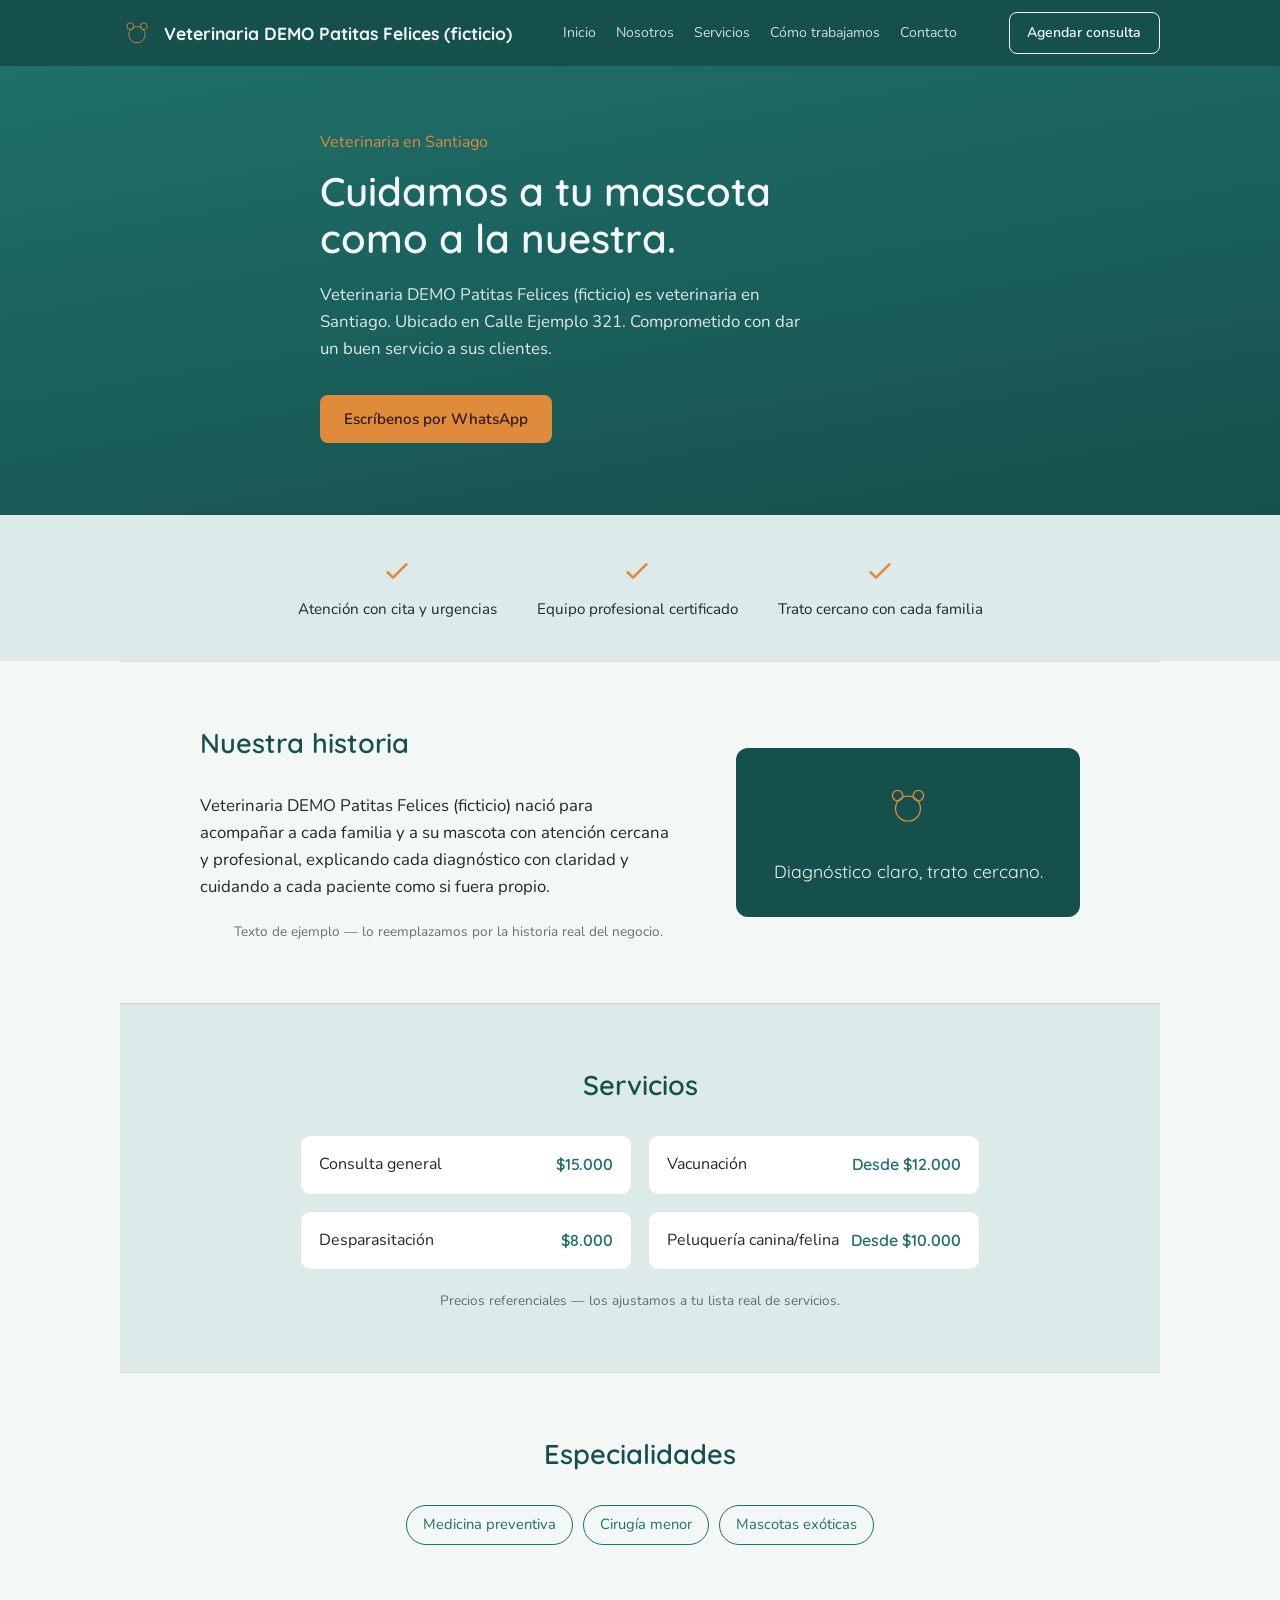
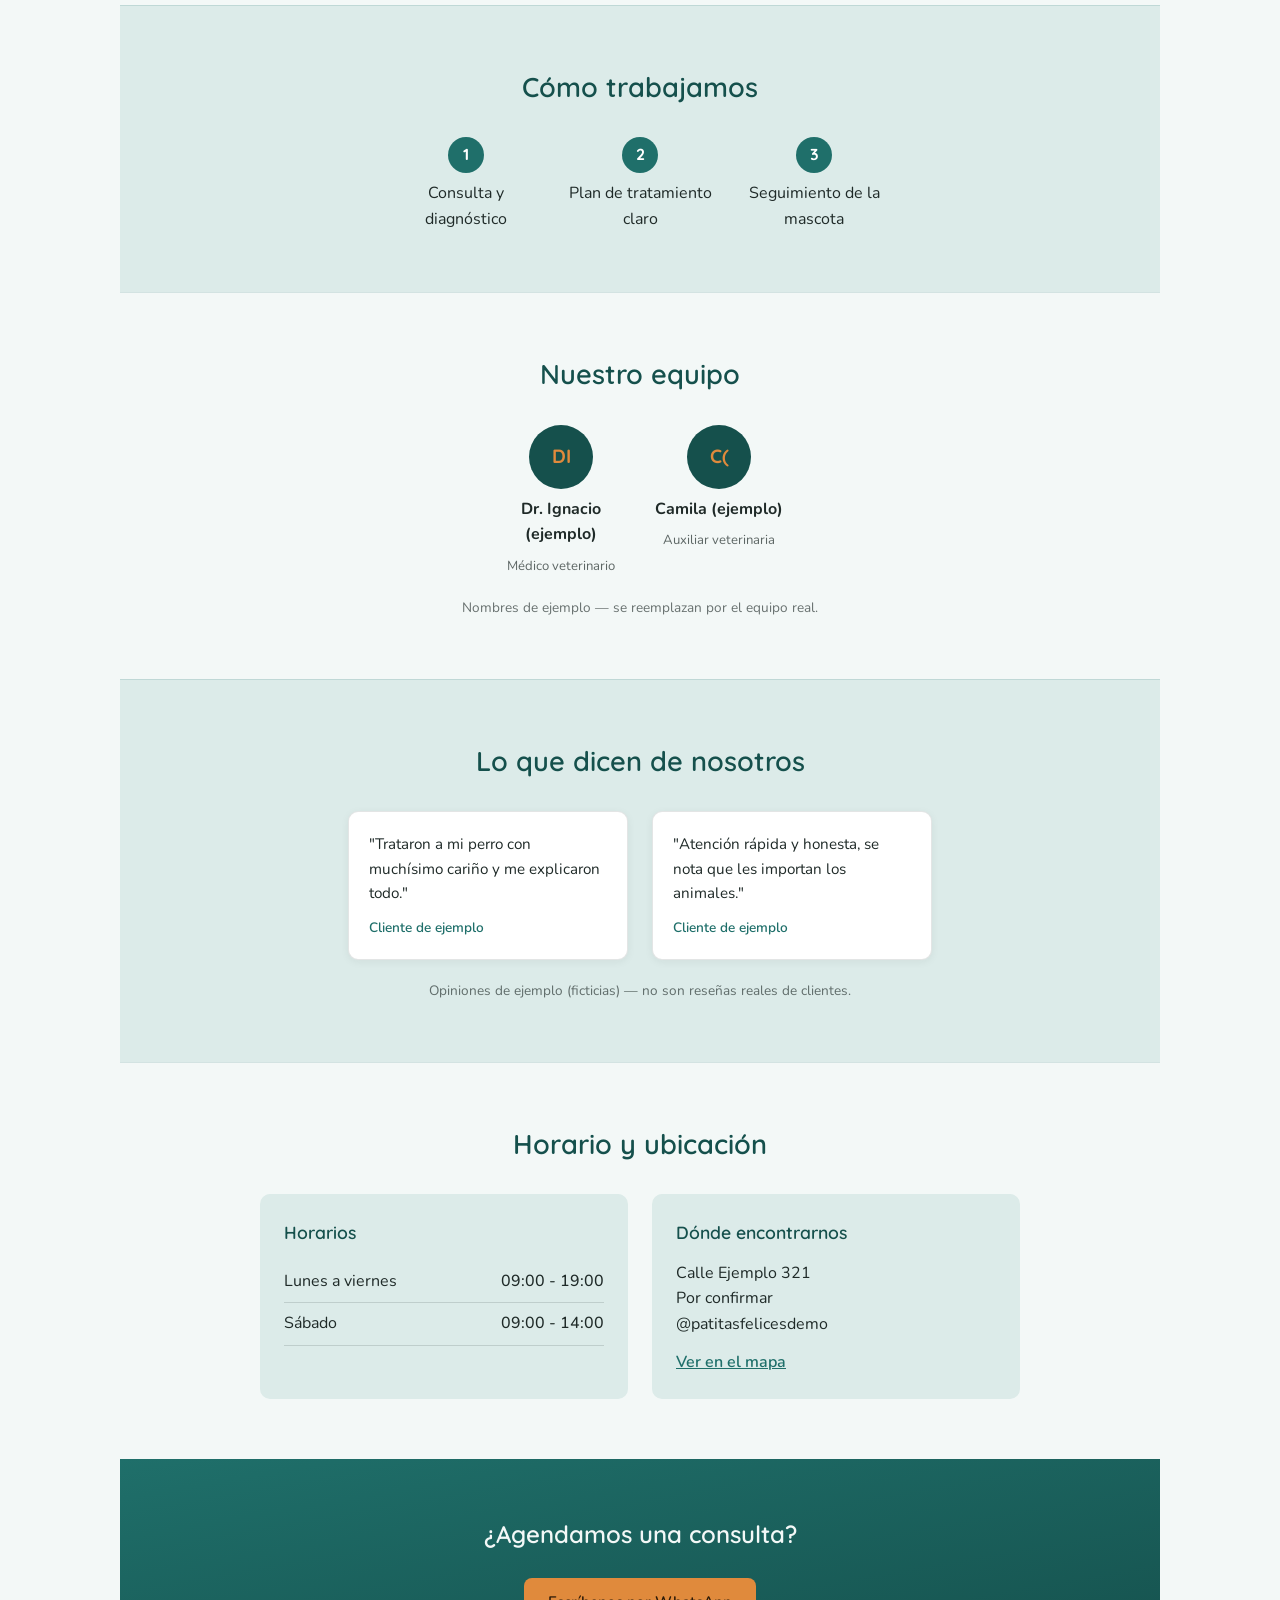
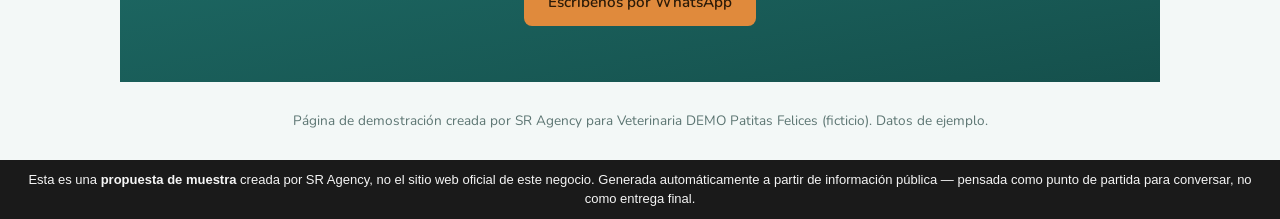
<file: veterinaria/index.html>
<!doctype html>
<html lang="es">
<head>
<meta charset="utf-8">
<meta name="viewport" content="width=device-width, initial-scale=1">
<title>Veterinaria DEMO Patitas Felices (ficticio)</title>
<meta name="description" content="Veterinaria DEMO Patitas Felices (ficticio) — Veterinaria en Santiago. Atención cercana y profesional para tu mascota.">
<meta property="og:title" content="Veterinaria DEMO Patitas Felices (ficticio)">
<meta property="og:description" content="Veterinaria en Santiago">
<link rel="preconnect" href="https://fonts.googleapis.com">
<link href="https://fonts.googleapis.com/css2?family=Quicksand:wght@500;600;700&family=Nunito:wght@400;500;600&display=swap" rel="stylesheet">
<link rel="stylesheet" href="styles.css">
</head>
<body>
<header class="barra-nav">
  <nav class="nav">
    <div class="marca">
      <span class="insignia" aria-hidden="true">
        <svg viewBox="0 0 100 100" width="34" height="34">
          <circle cx="50" cy="55" r="24" fill="none" stroke="currentColor" stroke-width="2.5"/>
          <circle cx="30" cy="30" r="10" fill="none" stroke="currentColor" stroke-width="2.5"/>
          <circle cx="70" cy="30" r="10" fill="none" stroke="currentColor" stroke-width="2.5"/>
        </svg>
      </span>
      <span class="nombre-marca">Veterinaria DEMO Patitas Felices (ficticio)</span>
    </div>
    <div class="nav-links">
      <a href="#inicio">Inicio</a>
      <a href="#historia">Nosotros</a>
      <a href="#servicios">Servicios</a>
      <a href="#como-trabajamos">Cómo trabajamos</a>
      <a href="#horarios-ubicacion">Contacto</a>
    </div>
    <a class="boton boton-fantasma" href="https://wa.me/56911114444">Agendar consulta</a>
  </nav>
</header>

<section class="hero" id="inicio">
  <div class="hero-contenido">
    <p class="antetitulo">Veterinaria en Santiago</p>
    <h1>Cuidamos a tu mascota<br>como a la nuestra.</h1>
    <p class="hero-texto">Veterinaria DEMO Patitas Felices (ficticio) es veterinaria en Santiago. Ubicado en Calle Ejemplo 321. Comprometido con dar un buen servicio a sus clientes.</p>
    <a class="boton boton-lleno" href="https://wa.me/56911114444">Escríbenos por WhatsApp</a>
  </div>
</section>

<section class="destacados franja">
  <div class="item"><svg viewBox="0 0 24 24" width="32" height="32" aria-hidden="true"><path d="M5 13l4 4L19 7" stroke="currentColor" stroke-width="2" fill="none" stroke-linecap="round" stroke-linejoin="round"/></svg><p>Atención con cita y urgencias</p></div>
<div class="item"><svg viewBox="0 0 24 24" width="32" height="32" aria-hidden="true"><path d="M5 13l4 4L19 7" stroke="currentColor" stroke-width="2" fill="none" stroke-linecap="round" stroke-linejoin="round"/></svg><p>Equipo profesional certificado</p></div>
<div class="item"><svg viewBox="0 0 24 24" width="32" height="32" aria-hidden="true"><path d="M5 13l4 4L19 7" stroke="currentColor" stroke-width="2" fill="none" stroke-linecap="round" stroke-linejoin="round"/></svg><p>Trato cercano con cada familia</p></div>
</section>

<main>
  <section class="seccion" id="historia">
    <div class="historia-grid">
      <div>
        <h2>Nuestra historia</h2>
        <p class="texto-historia">Veterinaria DEMO Patitas Felices (ficticio) nació para acompañar a cada familia y a su mascota con atención cercana y profesional, explicando cada diagnóstico con claridad y cuidando a cada paciente como si fuera propio.</p>
        <p class="nota">Texto de ejemplo — lo reemplazamos por la historia real del negocio.</p>
      </div>
      <div class="tarjeta-divisa" aria-hidden="true">
        <svg viewBox="0 0 100 100" width="52" height="52">
          <circle cx="50" cy="55" r="24" fill="none" stroke="currentColor" stroke-width="2.5"/>
          <circle cx="30" cy="30" r="10" fill="none" stroke="currentColor" stroke-width="2.5"/>
          <circle cx="70" cy="30" r="10" fill="none" stroke="currentColor" stroke-width="2.5"/>
        </svg>
        <p>Diagnóstico claro, trato cercano.</p>
      </div>
    </div>
  </section>

  <section class="seccion franja" id="servicios">
    <h2>Servicios</h2>
    <ul class="tarjetas-servicios">
      <li><span>Consulta general</span><span class="precio">$15.000</span></li>
<li><span>Vacunación</span><span class="precio">Desde $12.000</span></li>
<li><span>Desparasitación</span><span class="precio">$8.000</span></li>
<li><span>Peluquería canina/felina</span><span class="precio">Desde $10.000</span></li>
    </ul>
    <p class="nota">Precios referenciales — los ajustamos a tu lista real de servicios.</p>
  </section>

  <section class="seccion" id="especialidades">
    <h2>Especialidades</h2>
    <div class="lista-pills">
      <span>Medicina preventiva</span>
<span>Cirugía menor</span>
<span>Mascotas exóticas</span>
    </div>
  </section>

  <section class="seccion franja" id="como-trabajamos">
    <h2>Cómo trabajamos</h2>
    <div class="pasos">
      <div class="paso"><span class="numero">1</span><p>Consulta y diagnóstico</p></div>
<div class="paso"><span class="numero">2</span><p>Plan de tratamiento claro</p></div>
<div class="paso"><span class="numero">3</span><p>Seguimiento de la mascota</p></div>
    </div>
  </section>

  <section class="seccion" id="equipo">
    <h2>Nuestro equipo</h2>
    <div class="equipo">
      <div class="persona"><div class="avatar">DI</div><strong>Dr. Ignacio (ejemplo)</strong><span class="rol">Médico veterinario</span></div>
<div class="persona"><div class="avatar">C(</div><strong>Camila (ejemplo)</strong><span class="rol">Auxiliar veterinaria</span></div>
    </div>
    <p class="nota">Nombres de ejemplo — se reemplazan por el equipo real.</p>
  </section>

  <section class="seccion franja" id="opiniones">
    <h2>Lo que dicen de nosotros</h2>
    <div class="opiniones">
      <div class="opinion"><p>"Trataron a mi perro con muchísimo cariño y me explicaron todo."</p><span class="autor">Cliente de ejemplo</span></div>
<div class="opinion"><p>"Atención rápida y honesta, se nota que les importan los animales."</p><span class="autor">Cliente de ejemplo</span></div>
    </div>
    <p class="nota">Opiniones de ejemplo (ficticias) — no son reseñas reales de clientes.</p>
  </section>

  <section class="seccion" id="horarios-ubicacion">
    <h2>Horario y ubicación</h2>
    <div class="dos-columnas">
      <div class="tarjeta-info">
        <h3>Horarios</h3>
        <table class="tabla-horarios">
          <tr><td>Lunes a viernes</td><td>09:00 - 19:00</td></tr>
<tr><td>Sábado</td><td>09:00 - 14:00</td></tr>
        </table>
      </div>
      <div class="tarjeta-info">
        <h3>Dónde encontrarnos</h3>
        <p>Calle Ejemplo 321</p>
        <p>Por confirmar</p>
        <p>@patitasfelicesdemo</p>
        <a class="enlace-mapa" href="https://www.google.com/maps/search/?api=1&query=Veterinaria%20DEMO%20Patitas%20Felices%20(ficticio)%20Calle%20Ejemplo%20321%20Santiago" target="_blank" rel="noopener">Ver en el mapa</a>
      </div>
    </div>
  </section>

  <section class="cta-final">
    <h2>¿Agendamos una consulta?</h2>
    <a class="boton boton-lleno" href="https://wa.me/56911114444">Escríbenos por WhatsApp</a>
  </section>
</main>

<footer>
  <p>Página de demostración creada por SR Agency para Veterinaria DEMO Patitas Felices (ficticio). Datos de ejemplo.</p>
</footer>

<div style="background:#1a1a1a;color:#f5f5f5;text-align:center;padding:10px 16px;font:13px -apple-system,sans-serif;line-height:1.5;">
  Esta es una <strong>propuesta de muestra</strong> creada por SR Agency, no el sitio web oficial de este negocio. Generada automáticamente a partir de información pública — pensada como punto de partida para conversar, no como entrega final.
</div>
</body>
</html>
</file>
<file: barberia/styles.css>
:root {
  --verde: #1e3d2b;
  --verde-oscuro: #142a1d;
  --cuero: #5c3a21;
  --bronce: #c9a227;
  --papel: #f1eee3;
  --tinta: #221d16;
  --franja: #ddd2b8;
  --banda-verde: #cfdccb;
}

* { box-sizing: border-box; margin: 0; padding: 0; }

body {
  font-family: 'Work Sans', -apple-system, 'Segoe UI', sans-serif;
  color: var(--tinta);
  background: var(--papel);
  line-height: 1.6;
}

h1, h2, h3 { font-family: 'Fraunces', Georgia, serif; font-weight: 600; }

a:focus-visible, button:focus-visible { outline: 3px solid var(--bronce); outline-offset: 2px; }

/* El scroll al hacer click en la navegacion es una respuesta directa a una accion
   del usuario (no una animacion ambiental), por eso se mantiene aun con reduced-motion:
   sin esto, el salto es instantaneo y se percibe como un cambio de pagina, no un scroll. */
html { scroll-behavior: smooth; }

section[id] { scroll-margin-top: 76px; }

.barra-nav {
  position: sticky;
  top: 0;
  z-index: 20;
  background: var(--verde-oscuro);
  padding: 0.75rem 1.25rem;
}

.nav {
  display: flex;
  justify-content: space-between;
  align-items: center;
  flex-wrap: wrap;
  gap: 1rem;
  max-width: 1040px;
  margin: 0 auto;
  color: var(--papel);
}

.marca { display: flex; align-items: center; gap: 0.6rem; }

.insignia { color: var(--bronce); display: inline-flex; animation: girar 18s linear infinite; }

@media (prefers-reduced-motion: reduce) {
  .insignia { animation: none; }
}

@keyframes girar { to { transform: rotate(360deg); } }

.nombre-marca { font-family: 'Fraunces', serif; font-weight: 600; font-size: 1.1rem; color: var(--papel); }

.nav-links { display: flex; gap: 1.25rem; flex-wrap: wrap; font-size: 0.88rem; }

.nav-links a { color: var(--papel); opacity: 0.8; text-decoration: none; }

.nav-links a:hover, .nav-links a:focus-visible { opacity: 1; text-decoration: underline; }

.hero {
  background: linear-gradient(170deg, var(--verde) 0%, var(--verde-oscuro) 100%);
  color: var(--papel);
  padding: 4rem 1.25rem 4.5rem;
}

.hero-contenido { max-width: 640px; margin: 0 auto; text-align: left; }

.antetitulo { color: var(--bronce); margin-bottom: 0.75rem; font-size: 1rem; }

.hero-contenido h1 { font-size: 2.6rem; line-height: 1.15; margin-bottom: 1.25rem; }

.hero-texto { opacity: 0.88; max-width: 480px; margin-bottom: 2rem; font-size: 1.05rem; }

.boton {
  display: inline-block;
  text-decoration: none;
  padding: 0.75rem 1.5rem;
  border-radius: 4px;
  font-weight: 600;
  font-size: 0.95rem;
}

.boton-lleno { background: var(--bronce); color: var(--verde-oscuro); }

.boton-fantasma { border: 1.5px solid var(--papel); color: var(--papel); padding: 0.55rem 1.1rem; font-size: 0.88rem; }

main { max-width: 1040px; margin: 0 auto; }

.seccion { padding: 3.75rem 1.25rem; border-top: 1px solid rgba(201, 162, 39, 0.2); }

.seccion h2 { font-size: 1.7rem; margin-bottom: 1.75rem; color: var(--verde-oscuro); text-align: center; }

.franja { background: var(--franja); }

.banda-verde { background: var(--banda-verde); }

/* Historia: texto + tarjeta divisa, para no dejar un parrafo largo solo */
.historia-grid {
  display: grid;
  grid-template-columns: 1.3fr 0.9fr;
  gap: 2.5rem;
  align-items: center;
  max-width: 880px;
  margin: 0 auto;
}

.historia-grid h2 { text-align: left; }

.texto-historia { font-size: 1.05rem; max-width: 480px; }

.tarjeta-divisa {
  background: var(--verde-oscuro);
  color: var(--papel);
  border-radius: 8px;
  padding: 2rem 1.5rem;
  text-align: center;
}

.tarjeta-divisa svg { color: var(--bronce); margin-bottom: 1rem; }

.tarjeta-divisa p { font-family: 'Fraunces', serif; font-size: 1.1rem; }

/* Servicios como tarjetas, no una lista pegada a un lado */
.tarjetas-servicios {
  list-style: none;
  display: grid;
  grid-template-columns: repeat(2, minmax(220px, 1fr));
  gap: 1rem;
  max-width: 680px;
  margin: 0 auto;
  padding: 0;
}

.tarjetas-servicios li {
  background: var(--papel);
  border: 1px solid rgba(34, 29, 22, 0.14);
  border-radius: 8px;
  padding: 1rem 1.1rem;
  display: flex;
  justify-content: space-between;
  gap: 0.75rem;
  font-size: 1rem;
}

.tarjetas-servicios .precio { font-family: 'Fraunces', serif; color: var(--cuero); white-space: nowrap; font-weight: 600; }

.nota { margin-top: 1.25rem; font-size: 0.85rem; opacity: 0.65; text-align: center; }

.lista-pills { display: flex; flex-wrap: wrap; gap: 0.6rem; justify-content: center; max-width: 680px; margin: 0 auto; }

.lista-pills span {
  display: inline-block;
  padding: 0.45rem 1rem;
  border: 1.5px solid var(--cuero);
  border-radius: 999px;
  font-size: 0.92rem;
  color: var(--cuero);
}

.equipo { display: flex; gap: 1.75rem; flex-wrap: wrap; justify-content: center; }

.persona { display: flex; flex-direction: column; align-items: center; gap: 0.5rem; width: 130px; text-align: center; }

.avatar {
  width: 64px;
  height: 64px;
  border-radius: 50%;
  background: var(--verde-oscuro);
  color: var(--bronce);
  display: flex;
  align-items: center;
  justify-content: center;
  font-family: 'Fraunces', serif;
  font-weight: 600;
  font-size: 1.2rem;
}

.persona .rol { font-size: 0.82rem; opacity: 0.7; }

.galeria { display: flex; gap: 1.5rem; flex-wrap: wrap; justify-content: center; }

.pieza {
  display: flex;
  flex-direction: column;
  align-items: center;
  gap: 0.6rem;
  color: var(--cuero);
  text-align: center;
  width: 160px;
  font-size: 0.9rem;
  background: var(--papel);
  border: 1px solid rgba(34, 29, 22, 0.12);
  border-radius: 8px;
  padding: 1.5rem 1rem;
}

.opiniones { display: flex; gap: 1.5rem; flex-wrap: wrap; justify-content: center; }

.opinion {
  background: #fff;
  border: 1px solid rgba(34, 29, 22, 0.12);
  border-radius: 8px;
  padding: 1.25rem;
  max-width: 280px;
  font-size: 0.95rem;
  box-shadow: 0 2px 8px rgba(34, 29, 22, 0.06);
}

.opinion .autor { display: block; margin-top: 0.75rem; font-weight: 600; font-size: 0.85rem; color: var(--cuero); }

.dos-columnas { display: grid; grid-template-columns: 1fr 1fr; gap: 1.5rem; max-width: 760px; margin: 0 auto; }

.tarjeta-info {
  background: var(--franja);
  border-radius: 8px;
  padding: 1.5rem;
}

.tarjeta-info h3 { font-size: 1.1rem; margin-bottom: 0.9rem; color: var(--verde-oscuro); }

.tabla-horarios { width: 100%; border-collapse: collapse; }

.tabla-horarios td { padding: 0.5rem 0; border-bottom: 1px solid rgba(34, 29, 22, 0.15); }

.tabla-horarios td:last-child { text-align: right; font-weight: 500; }

.enlace-mapa { display: inline-block; margin-top: 0.75rem; color: var(--cuero); font-weight: 600; text-decoration: underline; }

.cta-final {
  text-align: center;
  padding: 3.5rem 1.25rem;
  background: linear-gradient(170deg, var(--verde) 0%, var(--verde-oscuro) 100%);
  color: var(--papel);
}

.cta-final h2 { color: var(--papel); margin-bottom: 1.5rem; }

footer { text-align: center; padding: 1.75rem; color: #6b6354; font-size: 0.85rem; background: var(--papel); }

@media (max-width: 720px) {
  .historia-grid { grid-template-columns: 1fr; }
  .historia-grid h2 { text-align: center; }
  .texto-historia { max-width: 100%; text-align: center; margin: 0 auto; }
}

@media (max-width: 640px) {
  .hero-contenido h1 { font-size: 2rem; }
  .dos-columnas { grid-template-columns: 1fr; }
  .tarjetas-servicios { grid-template-columns: 1fr; }
}
</file>
<file: restaurante/styles.css>
:root {
  --vino: #6b2737;
  --crema: #faf3e8;
  --carbon: #2a2420;
  --dorado: #c7a15a;
  --franja: #e8d9bc;
}

* { box-sizing: border-box; margin: 0; padding: 0; }

body {
  font-family: 'Inter', -apple-system, 'Segoe UI', sans-serif;
  color: var(--carbon);
  background: var(--crema);
  line-height: 1.6;
}

h1, h2, h3 { font-family: 'Lora', Georgia, serif; }

a:focus-visible, button:focus-visible { outline: 2px solid var(--dorado); outline-offset: 2px; }

html { scroll-behavior: smooth; }

section[id] { scroll-margin-top: 70px; }

.barra-nav {
  position: sticky;
  top: 0;
  z-index: 20;
  background: var(--vino);
  padding: 0.75rem 1.25rem;
}

.barra-nav nav { display: flex; justify-content: space-between; align-items: center; flex-wrap: wrap; gap: 0.75rem; max-width: 900px; margin: 0 auto; }

.nombre-marca { font-family: 'Lora', serif; font-weight: 600; font-size: 1.1rem; color: var(--crema); }

.enlace-sutil { color: var(--crema); text-decoration: underline; text-decoration-color: var(--dorado); font-size: 0.9rem; }

.nav-links { display: flex; gap: 1.1rem; flex-wrap: wrap; font-size: 0.86rem; }

.nav-links a { color: var(--crema); opacity: 0.85; text-decoration: none; }

.nav-links a:hover, .nav-links a:focus-visible { opacity: 1; text-decoration: underline; }

.hero {
  background-image: linear-gradient(180deg, rgba(42,36,32,0.35), rgba(42,36,32,0.75)), url('assets/hero.jpg');
  background-size: cover;
  background-position: center;
  color: var(--crema);
  padding: 4rem 1.25rem;
  min-height: 380px;
  display: flex;
  align-items: center;
}

.hero-contenido { max-width: 520px; margin: 0 auto; }

.antetitulo { color: var(--dorado); margin-bottom: 0.5rem; font-size: 0.95rem; }

.hero-contenido h1 { font-size: 2.4rem; margin-bottom: 1rem; }

.hero-texto { opacity: 0.92; margin-bottom: 1.75rem; font-size: 1.02rem; max-width: 440px; }

.boton {
  display: inline-block;
  background: var(--dorado);
  color: var(--carbon);
  text-decoration: none;
  padding: 0.75rem 1.5rem;
  border-radius: 3px;
  font-weight: 600;
}

.destacados {
  display: flex;
  flex-wrap: wrap;
  gap: 1.5rem;
  justify-content: center;
  max-width: 760px;
  margin: 0 auto;
  padding: 2.75rem 1.25rem;
  text-align: center;
}

.destacados .item { max-width: 200px; }

.destacados .item svg { color: var(--vino); margin-bottom: 0.5rem; }

.destacados .item p { font-weight: 500; }

footer { text-align: center; padding: 1.5rem; color: #8a7f74; font-size: 0.82rem; background: var(--crema); }

.seccion { max-width: 860px; margin: 0 auto; padding: 3.25rem 1.25rem; border-top: 1px solid rgba(107, 39, 55, 0.12); }

.seccion h2 { font-size: 1.6rem; margin-bottom: 1.25rem; text-align: center; }

.franja { background: var(--franja); }

/* Historia: foto + texto, no un parrafo largo suelto */
.historia-grid { display: grid; grid-template-columns: 0.9fr 1.1fr; gap: 2.5rem; align-items: center; }

.historia-foto img { width: 100%; height: 260px; object-fit: cover; object-position: 30% 50%; border-radius: 8px; display: block; }

.historia-grid h2 { text-align: left; }

.texto-historia { font-size: 1.03rem; }

.nota { margin-top: 1rem; font-size: 0.82rem; color: #8a7f74; text-align: center; }

.nota-izq { text-align: left; }

.menu {
  display: grid;
  grid-template-columns: repeat(2, minmax(240px, 1fr));
  gap: 1.1rem;
  max-width: 680px;
  margin: 0 auto;
}

.plato {
  background: #fff;
  border-radius: 8px;
  padding: 1.1rem 1.25rem;
  box-shadow: 0 2px 8px rgba(42,36,32,0.06);
}

.plato-cabecera { display: flex; justify-content: space-between; gap: 1rem; font-size: 1.02rem; }

.plato-cabecera .precio { color: var(--vino); font-weight: 600; white-space: nowrap; }

.plato-desc { font-size: 0.9rem; opacity: 0.75; margin-top: 0.3rem; }

.tarjetas-feature { display: flex; flex-wrap: wrap; gap: 1.25rem; justify-content: center; }

.feature-card {
  background: #fff;
  border: 1px solid rgba(42,36,32,0.1);
  border-radius: 8px;
  padding: 1.5rem 1.25rem;
  width: 180px;
  text-align: center;
}

.feature-card svg { color: var(--vino); margin-bottom: 0.6rem; }

.galeria { display: flex; gap: 1.5rem; flex-wrap: wrap; justify-content: center; align-items: center; }

.pieza-foto img { width: 100%; max-width: 320px; height: 220px; object-fit: cover; border-radius: 6px; display: block; }

.pieza {
  display: flex;
  flex-direction: column;
  align-items: center;
  gap: 0.5rem;
  color: var(--vino);
  text-align: center;
  width: 150px;
  font-size: 0.88rem;
  background: #fff;
  border: 1px solid rgba(42,36,32,0.1);
  border-radius: 8px;
  padding: 1.25rem 1rem;
}

.pieza span { color: var(--carbon); }

.opiniones-seccion { text-align: center; }

.opiniones { display: flex; gap: 1.25rem; flex-wrap: wrap; justify-content: center; }

.opinion {
  background: #fff;
  border: 1px solid rgba(42,36,32,0.1);
  border-radius: 6px;
  padding: 1.1rem;
  max-width: 260px;
  font-size: 0.92rem;
  text-align: left;
  box-shadow: 0 2px 8px rgba(42,36,32,0.05);
}

.opinion .autor { display: block; margin-top: 0.6rem; font-weight: 600; font-size: 0.82rem; color: var(--vino); }

.contacto { text-align: center; }

.dos-columnas { display: grid; grid-template-columns: 1fr 1fr; gap: 1.5rem; max-width: 680px; margin: 0 auto; }

.tarjeta-info { background: #fff; border-radius: 8px; padding: 1.5rem; text-align: left; box-shadow: 0 2px 8px rgba(42,36,32,0.06); }

.tarjeta-info h3 { font-size: 1.05rem; margin-bottom: 0.9rem; color: var(--vino); }

.tabla-horarios { width: 100%; border-collapse: collapse; }

.tabla-horarios td { padding: 0.4rem 0; border-bottom: 1px solid rgba(42,36,32,0.12); }

.tabla-horarios td:last-child { text-align: right; }

.enlace-mapa { display: inline-block; margin-top: 0.75rem; color: var(--vino); font-weight: 600; text-decoration: underline; }

.cta-final {
  background-image: linear-gradient(180deg, rgba(42,36,32,0.55), rgba(42,36,32,0.8)), url('assets/hero.jpg');
  background-size: cover;
  background-position: center;
  padding: 3.5rem 1.25rem;
}

.cta-overlay { max-width: 480px; margin: 0 auto; text-align: center; color: var(--crema); }

.cta-overlay h2 { color: var(--crema); margin-bottom: 1.5rem; }

@media (max-width: 680px) {
  .historia-grid { grid-template-columns: 1fr; }
  .historia-grid h2 { text-align: center; }
  .nota-izq { text-align: center; }
  .menu { grid-template-columns: 1fr; }
}

@media (max-width: 480px) {
  .hero-contenido h1 { font-size: 1.9rem; }
  .hero { min-height: 320px; }
  .dos-columnas { grid-template-columns: 1fr; }
}
</file>
<file: salon-belleza/styles.css>
:root {
  --rosa: #a8465a;
  --rosa-oscuro: #7a2e3d;
  --crema: #fbf3ee;
  --tinta: #2b2320;
  --franja: #f3e3dd;
  --dorado: #c99a5b;
}

* { box-sizing: border-box; margin: 0; padding: 0; }

body {
  font-family: 'Poppins', -apple-system, 'Segoe UI', sans-serif;
  color: var(--tinta);
  background: var(--crema);
  line-height: 1.6;
}

h1, h2, h3 { font-family: 'Playfair Display', Georgia, serif; font-weight: 600; }

a:focus-visible, button:focus-visible { outline: 3px solid var(--dorado); outline-offset: 2px; }

html { scroll-behavior: smooth; }

section[id] { scroll-margin-top: 76px; }

.barra-nav { position: sticky; top: 0; z-index: 20; background: var(--rosa-oscuro); padding: 0.75rem 1.25rem; }

.nav { display: flex; justify-content: space-between; align-items: center; flex-wrap: wrap; gap: 1rem; max-width: 1040px; margin: 0 auto; color: var(--crema); }

.marca { display: flex; align-items: center; gap: 0.6rem; }

.insignia { color: var(--dorado); display: inline-flex; }

.nombre-marca { font-family: 'Playfair Display', serif; font-weight: 600; font-size: 1.1rem; color: var(--crema); }

.nav-links { display: flex; gap: 1.25rem; flex-wrap: wrap; font-size: 0.88rem; }

.nav-links a { color: var(--crema); opacity: 0.85; text-decoration: none; }

.nav-links a:hover, .nav-links a:focus-visible { opacity: 1; text-decoration: underline; }

.hero { background: linear-gradient(170deg, var(--rosa) 0%, var(--rosa-oscuro) 100%); color: var(--crema); padding: 4rem 1.25rem 4.5rem; }

.hero-contenido { max-width: 640px; margin: 0 auto; text-align: left; }

.antetitulo { color: var(--dorado); margin-bottom: 0.75rem; font-size: 1rem; }

.hero-contenido h1 { font-size: 2.5rem; line-height: 1.18; margin-bottom: 1.25rem; }

.hero-texto { opacity: 0.9; max-width: 480px; margin-bottom: 2rem; font-size: 1.05rem; }

.boton { display: inline-block; text-decoration: none; padding: 0.75rem 1.5rem; border-radius: 999px; font-weight: 600; font-size: 0.95rem; }

.boton-lleno { background: var(--dorado); color: var(--rosa-oscuro); }

.boton-fantasma { border: 1.5px solid var(--crema); color: var(--crema); padding: 0.55rem 1.1rem; font-size: 0.88rem; }

main { max-width: 1040px; margin: 0 auto; }

.destacados { display: flex; flex-wrap: wrap; justify-content: center; gap: 2.5rem; padding: 2.5rem 1.25rem; }

.destacados .item { display: flex; flex-direction: column; align-items: center; gap: 0.6rem; max-width: 220px; text-align: center; color: var(--rosa-oscuro); }

.destacados .item svg { color: var(--dorado); }

.destacados .item p { font-size: 0.95rem; color: var(--tinta); }

.seccion { padding: 3.75rem 1.25rem; border-top: 1px solid rgba(169, 70, 90, 0.15); }

.seccion h2 { font-size: 1.7rem; margin-bottom: 1.75rem; color: var(--rosa-oscuro); text-align: center; }

.franja { background: var(--franja); }

.historia-grid { display: grid; grid-template-columns: 1.3fr 0.9fr; gap: 2.5rem; align-items: center; max-width: 880px; margin: 0 auto; }

.historia-grid h2 { text-align: left; }

.texto-historia { font-size: 1.05rem; max-width: 480px; }

.tarjeta-divisa { background: var(--rosa-oscuro); color: var(--crema); border-radius: 12px; padding: 2rem 1.5rem; text-align: center; }

.tarjeta-divisa svg { color: var(--dorado); margin-bottom: 1rem; }

.tarjeta-divisa p { font-family: 'Playfair Display', serif; font-size: 1.1rem; }

.tarjetas-servicios { list-style: none; display: grid; grid-template-columns: repeat(2, minmax(220px, 1fr)); gap: 1rem; max-width: 680px; margin: 0 auto; padding: 0; }

.tarjetas-servicios li { background: #fff; border: 1px solid rgba(43, 35, 32, 0.12); border-radius: 10px; padding: 1rem 1.1rem; display: flex; justify-content: space-between; gap: 0.75rem; font-size: 1rem; }

.tarjetas-servicios .precio { font-family: 'Playfair Display', serif; color: var(--rosa); white-space: nowrap; font-weight: 600; }

.nota { margin-top: 1.25rem; font-size: 0.85rem; opacity: 0.65; text-align: center; }

.lista-pills { display: flex; flex-wrap: wrap; gap: 0.6rem; justify-content: center; max-width: 680px; margin: 0 auto; }

.lista-pills span { display: inline-block; padding: 0.45rem 1rem; border: 1.5px solid var(--rosa); border-radius: 999px; font-size: 0.92rem; color: var(--rosa); }

.equipo { display: flex; gap: 1.75rem; flex-wrap: wrap; justify-content: center; }

.persona { display: flex; flex-direction: column; align-items: center; gap: 0.5rem; width: 130px; text-align: center; }

.avatar { width: 64px; height: 64px; border-radius: 50%; background: var(--rosa-oscuro); color: var(--dorado); display: flex; align-items: center; justify-content: center; font-family: 'Playfair Display', serif; font-weight: 600; font-size: 1.2rem; }

.persona .rol { font-size: 0.82rem; opacity: 0.7; }

.opiniones { display: flex; gap: 1.5rem; flex-wrap: wrap; justify-content: center; }

.opinion { background: #fff; border: 1px solid rgba(43, 35, 32, 0.12); border-radius: 10px; padding: 1.25rem; max-width: 280px; font-size: 0.95rem; box-shadow: 0 2px 8px rgba(43, 35, 32, 0.06); }

.opinion .autor { display: block; margin-top: 0.75rem; font-weight: 600; font-size: 0.85rem; color: var(--rosa); }

.dos-columnas { display: grid; grid-template-columns: 1fr 1fr; gap: 1.5rem; max-width: 760px; margin: 0 auto; }

.tarjeta-info { background: #fff; border-radius: 10px; padding: 1.5rem; }

.tarjeta-info h3 { font-size: 1.1rem; margin-bottom: 0.9rem; color: var(--rosa-oscuro); }

.tabla-horarios { width: 100%; border-collapse: collapse; }

.tabla-horarios td { padding: 0.5rem 0; border-bottom: 1px solid rgba(43, 35, 32, 0.12); }

.tabla-horarios td:last-child { text-align: right; font-weight: 500; }

.enlace-mapa { display: inline-block; margin-top: 0.75rem; color: var(--rosa); font-weight: 600; text-decoration: underline; }

.cta-final { text-align: center; padding: 3.5rem 1.25rem; background: linear-gradient(170deg, var(--rosa) 0%, var(--rosa-oscuro) 100%); color: var(--crema); }

.cta-final h2 { color: var(--crema); margin-bottom: 1.5rem; }

footer { text-align: center; padding: 1.75rem; color: #8a6f65; font-size: 0.85rem; background: var(--crema); }

@media (max-width: 720px) {
  .historia-grid { grid-template-columns: 1fr; }
  .historia-grid h2 { text-align: center; }
  .texto-historia { max-width: 100%; text-align: center; margin: 0 auto; }
}

@media (max-width: 640px) {
  .hero-contenido h1 { font-size: 2rem; }
  .dos-columnas { grid-template-columns: 1fr; }
  .tarjetas-servicios { grid-template-columns: 1fr; }
}
</file>
<file: taller-mecanico/styles.css>
:root {
  --acero: #2d3b45;
  --naranja: #e8622c;
  --gris-claro: #f0f1f3;
  --carbon: #1c2024;
  --franja: #d5d9dd;
}

* { box-sizing: border-box; margin: 0; padding: 0; }

body {
  font-family: 'Inter', -apple-system, 'Segoe UI', sans-serif;
  color: var(--carbon);
  background: var(--gris-claro);
  line-height: 1.6;
}

h1 { font-family: 'Oswald', 'Inter', sans-serif; text-transform: uppercase; letter-spacing: 0.01em; }

a:focus-visible, button:focus-visible { outline: 2px solid var(--naranja); outline-offset: 2px; }

html { scroll-behavior: smooth; }

section[id] { scroll-margin-top: 70px; }

.barra-nav {
  position: sticky;
  top: 0;
  z-index: 20;
  background: var(--acero);
  padding: 0.75rem 1.25rem;
}

.barra-nav nav { display: flex; justify-content: space-between; align-items: center; flex-wrap: wrap; gap: 0.75rem; max-width: 920px; margin: 0 auto; }

.nombre-marca { font-family: 'Oswald', sans-serif; font-weight: 600; font-size: 1.05rem; text-transform: uppercase; color: var(--gris-claro); }

.nav-links { display: flex; gap: 1.1rem; flex-wrap: wrap; font-size: 0.85rem; }

.nav-links a { color: var(--gris-claro); opacity: 0.85; text-decoration: none; }

.nav-links a:hover, .nav-links a:focus-visible { opacity: 1; text-decoration: underline; }

.enlace-sutil { color: var(--gris-claro); text-decoration: underline; text-decoration-color: var(--naranja); font-size: 0.88rem; }

.hero { background: var(--acero); color: var(--gris-claro); padding: 3.5rem 1.25rem; }

.hero-grid {
  max-width: 920px;
  margin: 0 auto;
  display: grid;
  grid-template-columns: 1.1fr 0.9fr;
  gap: 2rem;
  align-items: center;
}

.antetitulo { color: var(--naranja); font-weight: 600; margin-bottom: 0.5rem; }

.hero-texto-bloque h1 { font-size: 2.1rem; margin-bottom: 1rem; }

.hero-texto { opacity: 0.88; margin-bottom: 1.5rem; }

.boton {
  display: inline-block;
  background: var(--naranja);
  color: var(--carbon);
  text-decoration: none;
  padding: 0.75rem 1.5rem;
  font-weight: 600;
}

.hero-imagen img { width: 100%; height: auto; border-radius: 6px; display: block; }

.destacados {
  display: flex;
  flex-wrap: wrap;
  gap: 1.5rem;
  justify-content: center;
  max-width: 760px;
  margin: 0 auto;
  padding: 2.5rem 1.25rem;
  text-align: center;
}

.destacados .item { max-width: 200px; }

.destacados .item svg { color: var(--naranja); margin-bottom: 0.5rem; }

.destacados .item p { font-weight: 500; }

footer { text-align: center; padding: 1.5rem; color: #767b80; font-size: 0.82rem; background: var(--gris-claro); }

.seccion { max-width: 860px; margin: 0 auto; padding: 3rem 1.25rem; text-align: center; border-top: 1px solid rgba(45, 59, 69, 0.14); }

.seccion h2 { font-family: 'Oswald', sans-serif; text-transform: uppercase; font-size: 1.4rem; margin-bottom: 1.25rem; }

.franja { background: var(--franja); }

.texto-historia { max-width: 560px; margin: 0 auto; font-size: 1.02rem; }

.nota { margin-top: 1rem; font-size: 0.82rem; color: #6c7075; }

/* Historia: cifras de ejemplo, para romper el bloque de texto solo */
.stats { display: flex; gap: 2rem; justify-content: center; flex-wrap: wrap; margin-top: 1.75rem; }

.stat { display: flex; flex-direction: column; align-items: center; gap: 0.2rem; }

.numero-stat { font-family: 'Oswald', sans-serif; font-size: 1.8rem; color: var(--naranja); font-weight: 600; }

.stat span:last-child { font-size: 0.82rem; color: #5a5e62; }

.tarjetas-servicios {
  list-style: none;
  display: grid;
  grid-template-columns: repeat(2, minmax(220px, 1fr));
  gap: 1rem;
  max-width: 640px;
  margin: 0 auto;
  padding: 0;
}

.tarjetas-servicios li {
  background: #fff;
  border: 1px solid rgba(28,32,36,0.15);
  padding: 1rem 1.1rem;
  display: flex;
  justify-content: space-between;
  gap: 0.75rem;
  font-size: 0.98rem;
  text-align: left;
}

.tarjetas-servicios .precio { color: var(--naranja); font-weight: 600; white-space: nowrap; }

.lista-pills { display: flex; flex-wrap: wrap; gap: 0.6rem; justify-content: center; }

.lista-pills span {
  display: inline-block;
  padding: 0.45rem 1rem;
  border: 1.5px solid var(--acero);
  border-radius: 3px;
  font-size: 0.88rem;
  color: var(--acero);
}

.pasos { display: flex; gap: 1.5rem; flex-wrap: wrap; justify-content: center; max-width: 640px; margin: 0 auto; }

.pasos .paso { display: flex; flex-direction: column; align-items: center; gap: 0.5rem; width: 150px; }

.pasos .numero {
  width: 36px;
  height: 36px;
  border-radius: 50%;
  background: var(--naranja);
  color: var(--carbon);
  font-family: 'Oswald', sans-serif;
  font-weight: 600;
  display: flex;
  align-items: center;
  justify-content: center;
}

.galeria { display: flex; gap: 1.5rem; flex-wrap: wrap; justify-content: center; align-items: center; }

.pieza-foto img { width: 100%; max-width: 320px; height: 220px; object-fit: cover; border-radius: 6px; display: block; }

.pieza {
  display: flex;
  flex-direction: column;
  align-items: center;
  gap: 0.5rem;
  color: var(--naranja);
  text-align: center;
  width: 150px;
  font-size: 0.86rem;
  background: #fff;
  border: 1px solid rgba(28,32,36,0.12);
  padding: 1.25rem 1rem;
}

.pieza span { color: var(--carbon); }

.opiniones-seccion { text-align: center; }

.opiniones { display: flex; gap: 1.25rem; flex-wrap: wrap; justify-content: center; }

.opinion {
  background: #fff;
  border: 1px solid rgba(28,32,36,0.1);
  border-radius: 4px;
  padding: 1.1rem;
  max-width: 260px;
  font-size: 0.9rem;
  text-align: left;
}

.opinion .autor { display: block; margin-top: 0.6rem; font-weight: 600; font-size: 0.8rem; color: var(--naranja); }

/* Garantia: caja destacada, distinta de una seccion de texto comun */
.callout-garantia {
  max-width: 640px;
  margin: 0 auto;
  display: flex;
  gap: 1.25rem;
  align-items: flex-start;
  background: #fff;
  border-left: 4px solid var(--naranja);
  border-radius: 4px;
  padding: 1.5rem;
  text-align: left;
}

.callout-garantia svg { color: var(--naranja); flex-shrink: 0; margin-top: 0.2rem; }

.callout-garantia h2 { text-align: left; font-size: 1.2rem; margin-bottom: 0.5rem; }

.callout-garantia p { font-size: 0.92rem; color: #4a4e52; }

.dos-columnas { display: grid; grid-template-columns: 1fr 1fr; gap: 1.5rem; max-width: 680px; margin: 0 auto; text-align: left; }

.tarjeta-info { background: #fff; border-radius: 6px; padding: 1.5rem; border: 1px solid rgba(28,32,36,0.1); }

.tarjeta-info h3 { font-family: 'Oswald', sans-serif; text-transform: uppercase; font-size: 1rem; margin-bottom: 0.9rem; }

.tabla-horarios { width: 100%; border-collapse: collapse; }

.tabla-horarios td { padding: 0.4rem 0; border-bottom: 1px solid rgba(28,32,36,0.12); }

.tabla-horarios td:last-child { text-align: right; }

.enlace-mapa { display: inline-block; margin-top: 0.75rem; color: var(--acero); font-weight: 600; text-decoration: underline; }

.cta-final {
  text-align: center;
  padding: 3.25rem 1.25rem;
  background: var(--acero);
  color: var(--gris-claro);
}

.cta-final h2 { font-family: 'Oswald', sans-serif; text-transform: uppercase; color: var(--gris-claro); margin-bottom: 1.5rem; }

@media (max-width: 680px) {
  .hero-grid { grid-template-columns: 1fr; }
  .hero-imagen { order: -1; }
  .callout-garantia { flex-direction: column; align-items: center; text-align: center; }
  .callout-garantia h2 { text-align: center; }
  .dos-columnas { grid-template-columns: 1fr; text-align: center; }
}

/* Bug real encontrado en la auditoria: este grid no tenia ningun ajuste para
   pantallas angostas y se desbordaba horizontalmente (~375px de ancho). */
@media (max-width: 640px) {
  .tarjetas-servicios { grid-template-columns: 1fr; }
}
</file>
<file: veterinaria/styles.css>
:root {
  --teal: #1f6f6a;
  --teal-oscuro: #15504c;
  --crema: #f3f8f7;
  --tinta: #1f2a28;
  --franja: #dcebe9;
  --naranja: #e08a3c;
}

* { box-sizing: border-box; margin: 0; padding: 0; }

body {
  font-family: 'Nunito', -apple-system, 'Segoe UI', sans-serif;
  color: var(--tinta);
  background: var(--crema);
  line-height: 1.6;
}

h1, h2, h3 { font-family: 'Quicksand', Georgia, sans-serif; font-weight: 600; }

a:focus-visible, button:focus-visible { outline: 3px solid var(--naranja); outline-offset: 2px; }

html { scroll-behavior: smooth; }

section[id] { scroll-margin-top: 76px; }

.barra-nav { position: sticky; top: 0; z-index: 20; background: var(--teal-oscuro); padding: 0.75rem 1.25rem; }

.nav { display: flex; justify-content: space-between; align-items: center; flex-wrap: wrap; gap: 1rem; max-width: 1040px; margin: 0 auto; color: var(--crema); }

.marca { display: flex; align-items: center; gap: 0.6rem; }

.insignia { color: var(--naranja); display: inline-flex; }

.nombre-marca { font-family: 'Quicksand', sans-serif; font-weight: 700; font-size: 1.1rem; color: var(--crema); }

.nav-links { display: flex; gap: 1.25rem; flex-wrap: wrap; font-size: 0.88rem; }

.nav-links a { color: var(--crema); opacity: 0.85; text-decoration: none; }

.nav-links a:hover, .nav-links a:focus-visible { opacity: 1; text-decoration: underline; }

.hero { background: linear-gradient(170deg, var(--teal) 0%, var(--teal-oscuro) 100%); color: var(--crema); padding: 4rem 1.25rem 4.5rem; }

.hero-contenido { max-width: 640px; margin: 0 auto; text-align: left; }

.antetitulo { color: var(--naranja); margin-bottom: 0.75rem; font-size: 1rem; }

.hero-contenido h1 { font-size: 2.5rem; line-height: 1.18; margin-bottom: 1.25rem; }

.hero-texto { opacity: 0.9; max-width: 480px; margin-bottom: 2rem; font-size: 1.05rem; }

.boton { display: inline-block; text-decoration: none; padding: 0.75rem 1.5rem; border-radius: 8px; font-weight: 600; font-size: 0.95rem; }

.boton-lleno { background: var(--naranja); color: #2b1a08; }

.boton-fantasma { border: 1.5px solid var(--crema); color: var(--crema); padding: 0.55rem 1.1rem; font-size: 0.88rem; }

main { max-width: 1040px; margin: 0 auto; }

.destacados { display: flex; flex-wrap: wrap; justify-content: center; gap: 2.5rem; padding: 2.5rem 1.25rem; }

.destacados .item { display: flex; flex-direction: column; align-items: center; gap: 0.6rem; max-width: 220px; text-align: center; color: var(--teal-oscuro); }

.destacados .item svg { color: var(--naranja); }

.destacados .item p { font-size: 0.95rem; color: var(--tinta); }

.seccion { padding: 3.75rem 1.25rem; border-top: 1px solid rgba(31, 111, 106, 0.15); }

.seccion h2 { font-size: 1.7rem; margin-bottom: 1.75rem; color: var(--teal-oscuro); text-align: center; }

.franja { background: var(--franja); }

.historia-grid { display: grid; grid-template-columns: 1.3fr 0.9fr; gap: 2.5rem; align-items: center; max-width: 880px; margin: 0 auto; }

.historia-grid h2 { text-align: left; }

.texto-historia { font-size: 1.05rem; max-width: 480px; }

.tarjeta-divisa { background: var(--teal-oscuro); color: var(--crema); border-radius: 12px; padding: 2rem 1.5rem; text-align: center; }

.tarjeta-divisa svg { color: var(--naranja); margin-bottom: 1rem; }

.tarjeta-divisa p { font-family: 'Quicksand', sans-serif; font-size: 1.1rem; }

.tarjetas-servicios { list-style: none; display: grid; grid-template-columns: repeat(2, minmax(220px, 1fr)); gap: 1rem; max-width: 680px; margin: 0 auto; padding: 0; }

.tarjetas-servicios li { background: #fff; border: 1px solid rgba(31, 42, 40, 0.12); border-radius: 10px; padding: 1rem 1.1rem; display: flex; justify-content: space-between; gap: 0.75rem; font-size: 1rem; }

.tarjetas-servicios .precio { font-family: 'Quicksand', sans-serif; color: var(--teal); white-space: nowrap; font-weight: 600; }

.nota { margin-top: 1.25rem; font-size: 0.85rem; opacity: 0.65; text-align: center; }

.lista-pills { display: flex; flex-wrap: wrap; gap: 0.6rem; justify-content: center; max-width: 680px; margin: 0 auto; }

.lista-pills span { display: inline-block; padding: 0.45rem 1rem; border: 1.5px solid var(--teal); border-radius: 999px; font-size: 0.92rem; color: var(--teal); }

.pasos { display: flex; gap: 1.5rem; flex-wrap: wrap; justify-content: center; max-width: 640px; margin: 0 auto; }

.pasos .paso { display: flex; flex-direction: column; align-items: center; gap: 0.5rem; width: 150px; text-align: center; }

.pasos .numero { width: 36px; height: 36px; border-radius: 50%; background: var(--teal); color: #fff; display: flex; align-items: center; justify-content: center; font-weight: 700; font-family: 'Quicksand', sans-serif; }

.equipo { display: flex; gap: 1.75rem; flex-wrap: wrap; justify-content: center; }

.persona { display: flex; flex-direction: column; align-items: center; gap: 0.5rem; width: 130px; text-align: center; }

.avatar { width: 64px; height: 64px; border-radius: 50%; background: var(--teal-oscuro); color: var(--naranja); display: flex; align-items: center; justify-content: center; font-family: 'Quicksand', sans-serif; font-weight: 700; font-size: 1.2rem; }

.persona .rol { font-size: 0.82rem; opacity: 0.7; }

.opiniones { display: flex; gap: 1.5rem; flex-wrap: wrap; justify-content: center; }

.opinion { background: #fff; border: 1px solid rgba(31, 42, 40, 0.12); border-radius: 10px; padding: 1.25rem; max-width: 280px; font-size: 0.95rem; box-shadow: 0 2px 8px rgba(31, 42, 40, 0.06); }

.opinion .autor { display: block; margin-top: 0.75rem; font-weight: 600; font-size: 0.85rem; color: var(--teal); }

.dos-columnas { display: grid; grid-template-columns: 1fr 1fr; gap: 1.5rem; max-width: 760px; margin: 0 auto; }

.tarjeta-info { background: var(--franja); border-radius: 10px; padding: 1.5rem; }

.tarjeta-info h3 { font-size: 1.1rem; margin-bottom: 0.9rem; color: var(--teal-oscuro); }

.tabla-horarios { width: 100%; border-collapse: collapse; }

.tabla-horarios td { padding: 0.5rem 0; border-bottom: 1px solid rgba(31, 42, 40, 0.15); }

.tabla-horarios td:last-child { text-align: right; font-weight: 500; }

.enlace-mapa { display: inline-block; margin-top: 0.75rem; color: var(--teal); font-weight: 600; text-decoration: underline; }

.cta-final { text-align: center; padding: 3.5rem 1.25rem; background: linear-gradient(170deg, var(--teal) 0%, var(--teal-oscuro) 100%); color: var(--crema); }

.cta-final h2 { color: var(--crema); margin-bottom: 1.5rem; }

footer { text-align: center; padding: 1.75rem; color: #5c7572; font-size: 0.85rem; background: var(--crema); }

@media (max-width: 720px) {
  .historia-grid { grid-template-columns: 1fr; }
  .historia-grid h2 { text-align: center; }
  .texto-historia { max-width: 100%; text-align: center; margin: 0 auto; }
}

@media (max-width: 640px) {
  .hero-contenido h1 { font-size: 2rem; }
  .dos-columnas { grid-template-columns: 1fr; }
  .tarjetas-servicios { grid-template-columns: 1fr; }
}
</file>
